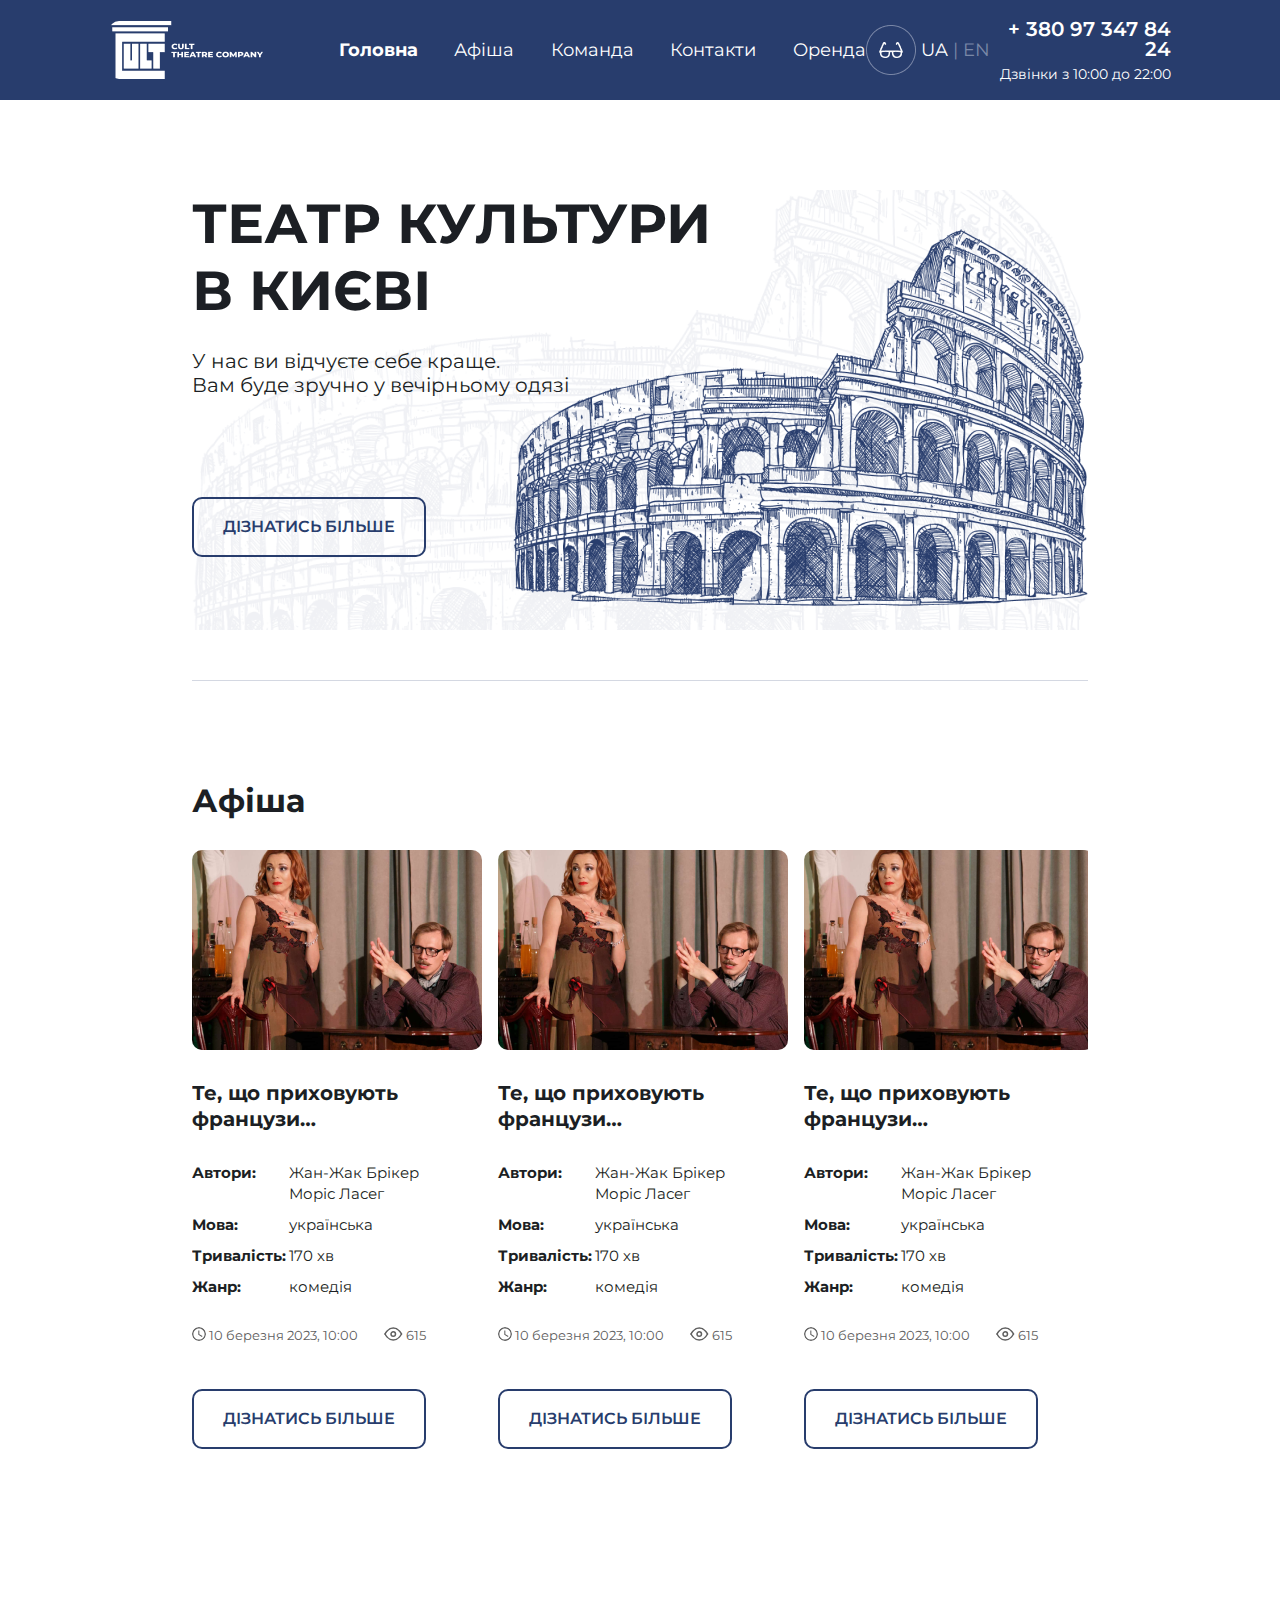
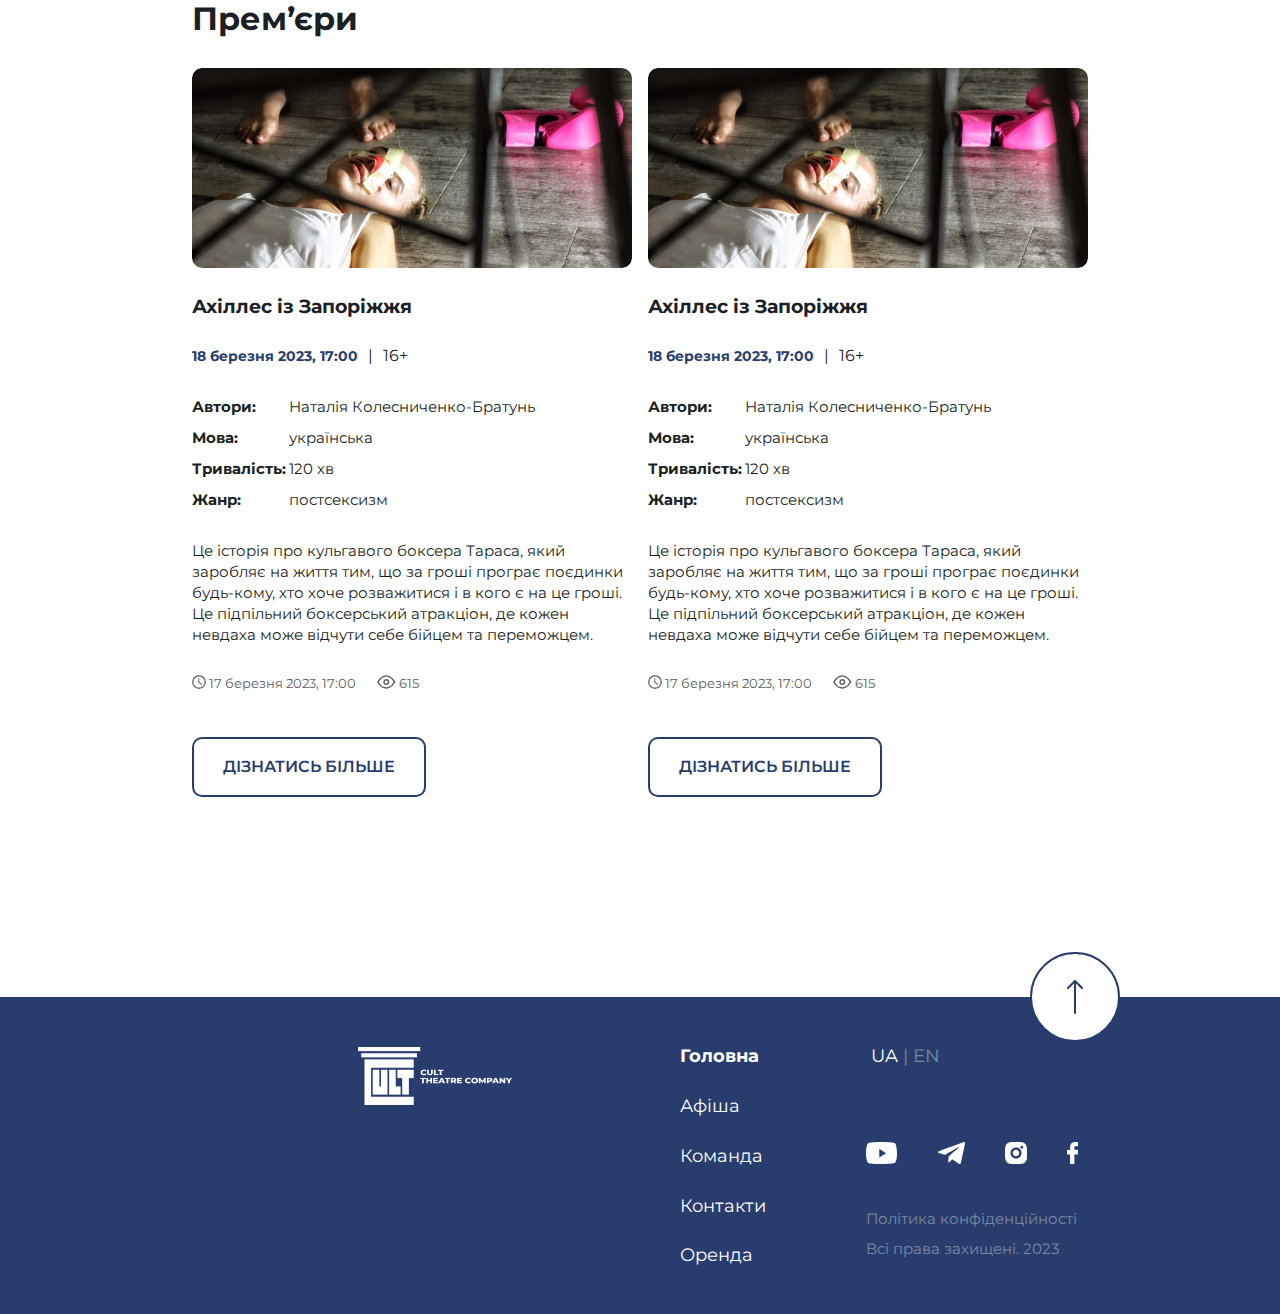
<file: index.html>
<!DOCTYPE html>
<html lang="ua">
  <head>
    <meta charset="UTF-8" />
    <meta http-equiv="X-UA-Compatible" content="IE=edge" />
    <meta name="viewport" content="width=device-width, initial-scale=1.0" />
    <link rel="preconnect" href="https://fonts.googleapis.com" />
    <link rel="preconnect" href="https://fonts.gstatic.com" crossorigin />
    <link
      href="https://fonts.googleapis.com/css2?family=Montserrat:wght@400;600;700&display=swap"
      rel="stylesheet"
    />
    <link rel="stylesheet" href="/styles/reset.css" />
    <link rel="stylesheet" href="/styles/styles.css" />
    <link rel="stylesheet" href="/styles/header.css" />
    <link rel="stylesheet" href="/styles/banners.css" />
    <link rel="stylesheet" href="/styles/footer.css" />
    <link rel="stylesheet" href="/styles/burger-menu.css" />
    <title>Cult</title>
  </head>
  <body>
    <!-- <div class="burger-menu-backdrop">
      <div class="burger-menu">
        <ul class="nav">
          <li><a href="/index.html" class="active">Головна</a></li>
          <li><a href="/performancePage.html">Афіша</a></li>
          <li><a href="/team.html">Команда</a></li>
          <li><a href="/contacts.html">Контакти</a></li>
          <li><a href="">Оренда</a></li>
        </ul>
        <div class="social-media">
          <img src="/assets/social-media/blue/yt.svg" />
          <img src="/assets/social-media/blue/tel.svg" />
          <img src="/assets/social-media/blue/insta.svg" />
          <img src="/assets/social-media/blue/face.svg" />
        </div>
      </div>
    </div> -->
    <header>
      <div class="header-container">
        <div class="logo-wrapper">
          <img src="/assets/Logo.png" alt="CULT_logo" />
        </div>

        <ul class="nav">
          <li><a href="/index.html" class="active">Головна</a></li>
          <li><a href="/performancePage.html">Афіша</a></li>
          <li><a href="/team.html">Команда</a></li>
          <li><a href="/contacts.html">Контакти</a></li>
          <li><a href="">Оренда</a></li>
        </ul>

        <img src="/assets/glasses.png" alt="glasses" class="glasses" />

        <div class="languages">
          <span class="chosen-language">UA</span>|<span>EN</span>
        </div>

        <div class="phone-block">
          <p class="phone">+ 380 97 347 84 24</p>
          <p class="time">Дзвінки з 10:00 до 22:00</p>
        </div>

        <img src="/assets/burger.svg" class="burger-button" />
      </div>
    </header>
    <main>
      <aside class="left banner">
        <h2 class="banner-title">Рекламний банер</h2>
        <p class="banner-text">
          Тут може бути реклама, або будь-яка інша інформація
        </p>
      </aside>
      <aside class="right banner">
        <div class="tweets-wrapper">
          <img src="/assets/tweets.png" />
        </div>
        <div class="social-media">
          <img src="/assets/social-media/blue/yt.svg" />
          <img src="/assets/social-media/blue/tel.svg" />
          <img src="/assets/social-media/blue/insta.svg" />
          <img src="/assets/social-media/blue/face.svg" />
        </div>
      </aside>

      <section class="page-container">
        <div class="container-topic">
          <h1 class="container-title">
            ТЕАТР КУЛЬТУРИ <br />
            В КИЄВІ
          </h1>
          <p class="container-description">
            У нас ви відчуєте себе краще. <br />Вам буде зручно у вечірньому
            одязі
          </p>
          <button class="main-button">Дізнатись більше</button>
        </div>

        <div class="container-block first">
          <h2 class="container-block-title">Афіша</h2>
          <div class="block-content">
            <div class="poster card">
              <img
                src="/assets/performances/franc.png"
                alt="poster"
                class="poster-thumbnail"
              />
              <div class="poster-info">
                <h3 class="poster-title">Те, що приховують французи…</h3>
                <ul class="description-tags">
                  <li>
                    <span class="tag-title"><strong>Автори:</strong></span>
                    <span class="tag-content">Жан-Жак Брікер Моріс Ласег</span>
                  </li>
                  <li>
                    <span class="tag-title"><strong>Мова:</strong></span>
                    <span class="tag-content">українська</span>
                  </li>
                  <li>
                    <span class="tag-title"><strong>Тривалість:</strong></span>
                    <span class="tag-content">170 хв</span>
                  </li>
                  <li>
                    <span class="tag-title"><strong>Жанр:</strong></span>
                    <span class="tag-content">комедія</span>
                  </li>
                </ul>

                <div class="date-views">
                  <div class="date">
                    <img src="/assets/clock.svg" />
                    <span>10 березня 2023, 10:00</span>
                  </div>
                  <div class="views">
                    <img src="/assets/eye.svg" />
                    <span>615</span>
                  </div>
                </div>
                <button class="main-button">Дізнатись більше</button>
              </div>
            </div>
            <div class="poster card">
              <img
                src="/assets/performances/franc.png"
                alt="poster"
                class="poster-thumbnail"
              />
              <div class="poster-info">
                <h3 class="poster-title">Те, що приховують французи…</h3>
                <ul class="description-tags">
                  <li>
                    <span class="tag-title"><strong>Автори:</strong></span>
                    <span class="tag-content">Жан-Жак Брікер Моріс Ласег</span>
                  </li>
                  <li>
                    <span class="tag-title"><strong>Мова:</strong></span>
                    <span class="tag-content">українська</span>
                  </li>
                  <li>
                    <span class="tag-title"><strong>Тривалість:</strong></span>
                    <span class="tag-content">170 хв</span>
                  </li>
                  <li>
                    <span class="tag-title"><strong>Жанр:</strong></span>
                    <span class="tag-content">комедія</span>
                  </li>
                </ul>

                <div class="date-views">
                  <div class="date">
                    <img src="/assets/clock.svg" />
                    <span>10 березня 2023, 10:00</span>
                  </div>
                  <div class="views">
                    <img src="/assets/eye.svg" />
                    <span>615</span>
                  </div>
                </div>
                <button class="main-button">Дізнатись більше</button>
              </div>
            </div>
            <div class="poster card">
              <img
                src="/assets/performances/franc.png"
                alt="poster"
                class="poster-thumbnail"
              />
              <div class="poster-info">
                <h3 class="poster-title">Те, що приховують французи…</h3>
                <ul class="description-tags">
                  <li>
                    <span class="tag-title"><strong>Автори:</strong></span>
                    <span class="tag-content">Жан-Жак Брікер Моріс Ласег</span>
                  </li>
                  <li>
                    <span class="tag-title"><strong>Мова:</strong></span>
                    <span class="tag-content">українська</span>
                  </li>
                  <li>
                    <span class="tag-title"><strong>Тривалість:</strong></span>
                    <span class="tag-content">170 хв</span>
                  </li>
                  <li>
                    <span class="tag-title"><strong>Жанр:</strong></span>
                    <span class="tag-content">комедія</span>
                  </li>
                </ul>

                <div class="date-views">
                  <div class="date">
                    <img src="/assets/clock.svg" />
                    <span>10 березня 2023, 10:00</span>
                  </div>
                  <div class="views">
                    <img src="/assets/eye.svg" />
                    <span>615</span>
                  </div>
                </div>
                <button class="main-button">Дізнатись більше</button>
              </div>
            </div>
            <div class="poster card">
              <img
                src="/assets/performances/franc.png"
                alt="poster"
                class="poster-thumbnail"
              />
              <div class="poster-info">
                <h3 class="poster-title">Те, що приховують французи…</h3>
                <ul class="description-tags">
                  <li>
                    <span class="tag-title"><strong>Автори:</strong></span>
                    <span class="tag-content">Жан-Жак Брікер Моріс Ласег</span>
                  </li>
                  <li>
                    <span class="tag-title"><strong>Мова:</strong></span>
                    <span class="tag-content">українська</span>
                  </li>
                  <li>
                    <span class="tag-title"><strong>Тривалість:</strong></span>
                    <span class="tag-content">170 хв</span>
                  </li>
                  <li>
                    <span class="tag-title"><strong>Жанр:</strong></span>
                    <span class="tag-content">комедія</span>
                  </li>
                </ul>

                <div class="date-views">
                  <div class="date">
                    <img src="/assets/clock.svg" />
                    <span>10 березня 2023, 10:00</span>
                  </div>
                  <div class="views">
                    <img src="/assets/eye.svg" />
                    <span>615</span>
                  </div>
                </div>
                <button class="main-button">Дізнатись більше</button>
              </div>
            </div>
            <div class="poster card">
              <img
                src="/assets/performances/franc.png"
                alt="poster"
                class="poster-thumbnail"
              />
              <div class="poster-info">
                <h3 class="poster-title">Те, що приховують французи…</h3>
                <ul class="description-tags">
                  <li>
                    <span class="tag-title"><strong>Автори:</strong></span>
                    <span class="tag-content">Жан-Жак Брікер Моріс Ласег</span>
                  </li>
                  <li>
                    <span class="tag-title"><strong>Мова:</strong></span>
                    <span class="tag-content">українська</span>
                  </li>
                  <li>
                    <span class="tag-title"><strong>Тривалість:</strong></span>
                    <span class="tag-content">170 хв</span>
                  </li>
                  <li>
                    <span class="tag-title"><strong>Жанр:</strong></span>
                    <span class="tag-content">комедія</span>
                  </li>
                </ul>

                <div class="date-views">
                  <div class="date">
                    <img src="/assets/clock.svg" />
                    <span>10 березня 2023, 10:00</span>
                  </div>
                  <div class="views">
                    <img src="/assets/eye.svg" />
                    <span>615</span>
                  </div>
                </div>
                <button class="main-button">Дізнатись більше</button>
              </div>
            </div>
          </div>
        </div>

        <div class="container-block">
          <h2 class="container-block-title">Прем’єри</h2>
          <div class="block-content">
            <div class="premiere card">
              <img
                src="/assets/performances/ahilles.png"
                alt="premiere"
                class="premiere-thumbnail"
              />
              <div class="premiere-info">
                <h3 class="premiere-title">Ахіллес із Запоріжжя</h3>
                <div class="date-age">
                  <span class="premiere-date">18 березня 2023, 17:00 </span>
                  |<span class="age"> 16+</span>
                </div>
                <ul class="description-tags">
                  <li>
                    <span class="tag-title"><strong>Автори:</strong></span>
                    <span class="premiere-tag-content"
                      >Наталія Колесниченко-Братунь</span
                    >
                  </li>
                  <li>
                    <span class="tag-title"><strong>Мова:</strong></span>
                    <span class="premiere-tag-content">українська</span>
                  </li>
                  <li>
                    <span class="tag-title"><strong>Тривалість:</strong></span>
                    <span class="premiere-tag-content">120 хв</span>
                  </li>
                  <li>
                    <span class="tag-title"><strong>Жанр:</strong></span>
                    <span class="premiere-tag-content">постсексизм</span>
                  </li>
                </ul>

                <p class="premiere-description">
                  Це історія про кульгавого боксера Тараса, який заробляє на
                  життя тим, що за гроші програє поєдинки будь-кому, хто хоче
                  розважитися і в кого є на це гроші. Це підпільний боксерський
                  атракціон, де кожен невдаха може відчути себе бійцем та
                  переможцем.
                </p>

                <div class="date-views">
                  <div class="date">
                    <img src="/assets/clock.svg" />
                    <span>17 березня 2023, 17:00</span>
                  </div>
                  <div class="views">
                    <img src="/assets/eye.svg" />
                    <span>615</span>
                  </div>
                </div>
                <button class="main-button">Дізнатись більше</button>
              </div>
            </div>

            <div class="premiere card">
              <img
                src="/assets/performances/ahilles.png"
                alt="premiere"
                class="premiere-thumbnail"
              />
              <div class="premiere-info">
                <h3 class="premiere-title">Ахіллес із Запоріжжя</h3>
                <div class="date-age">
                  <span class="premiere-date">18 березня 2023, 17:00 </span>
                  |<span class="age"> 16+</span>
                </div>
                <ul class="description-tags">
                  <li>
                    <span class="tag-title"><strong>Автори:</strong></span>
                    <span class="premiere-tag-content"
                      >Наталія Колесниченко-Братунь</span
                    >
                  </li>
                  <li>
                    <span class="tag-title"><strong>Мова:</strong></span>
                    <span class="premiere-tag-content">українська</span>
                  </li>
                  <li>
                    <span class="tag-title"><strong>Тривалість:</strong></span>
                    <span class="premiere-tag-content">120 хв</span>
                  </li>
                  <li>
                    <span class="tag-title"><strong>Жанр:</strong></span>
                    <span class="premiere-tag-content">постсексизм</span>
                  </li>
                </ul>

                <p class="premiere-description">
                  Це історія про кульгавого боксера Тараса, який заробляє на
                  життя тим, що за гроші програє поєдинки будь-кому, хто хоче
                  розважитися і в кого є на це гроші. Це підпільний боксерський
                  атракціон, де кожен невдаха може відчути себе бійцем та
                  переможцем.
                </p>

                <div class="date-views">
                  <div class="date">
                    <img src="/assets/clock.svg" />
                    <span>17 березня 2023, 17:00</span>
                  </div>
                  <div class="views">
                    <img src="/assets/eye.svg" />
                    <span>615</span>
                  </div>
                </div>
                <button class="main-button">Дізнатись більше</button>
              </div>
            </div>
          </div>
        </div>
      </section>
    </main>
    <footer>
      <img src="/assets/scroll.svg" class="scroll-button" />
      <div class="footer-container">
        <div class="first-adaptive-column">
          <div class="logo-wrapper">
            <img src="/assets/Logo.png" alt="CULT_logo" />
          </div>

          <ul class="nav">
            <li><a href="" class="active">Головна</a></li>
            <li><a href="">Афіша</a></li>
            <li><a href="">Команда</a></li>
            <li><a href="">Контакти</a></li>
            <li><a href="">Оренда</a></li>
          </ul>
        </div>
        <div class="other">
          <div class="phone-block">
            <p class="phone">+ 380 97 347 84 24</p>
            <p class="time">Дзвінки з 10:00 до 22:00</p>
          </div>

          <div class="languages">
            <span class="chosen-language">UA</span>|<span>EN</span>
          </div>

          <div class="social-media">
            <img src="/assets/social-media/white/yt.svg" />
            <img src="/assets/social-media/white/tel.svg" />
            <img src="/assets/social-media/white/insta.svg" />
            <img src="/assets/social-media/white/face.svg" />
          </div>

          <p class="privacy">
            Політика конфіденційності <br />
            Всі права захищені. 2023
          </p>
        </div>
      </div>
    </footer>
  </body>
</html>
</file>
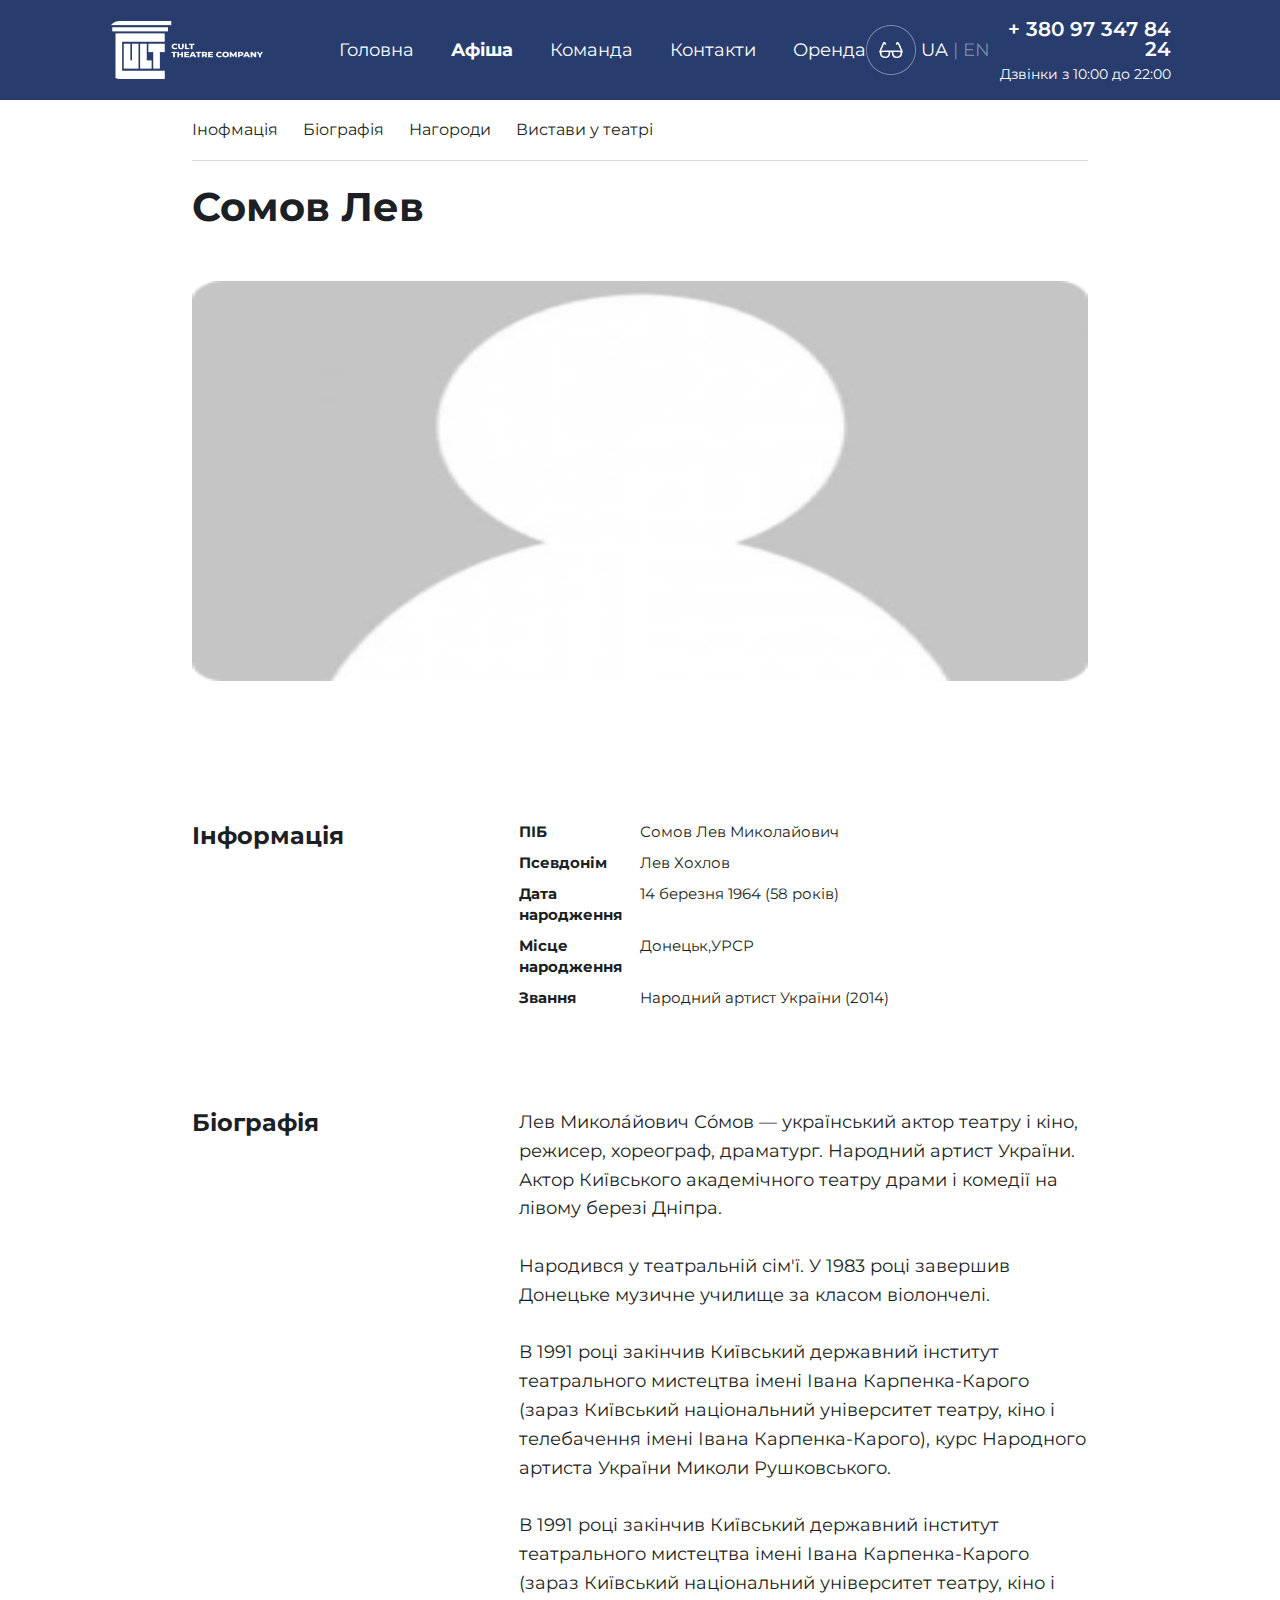
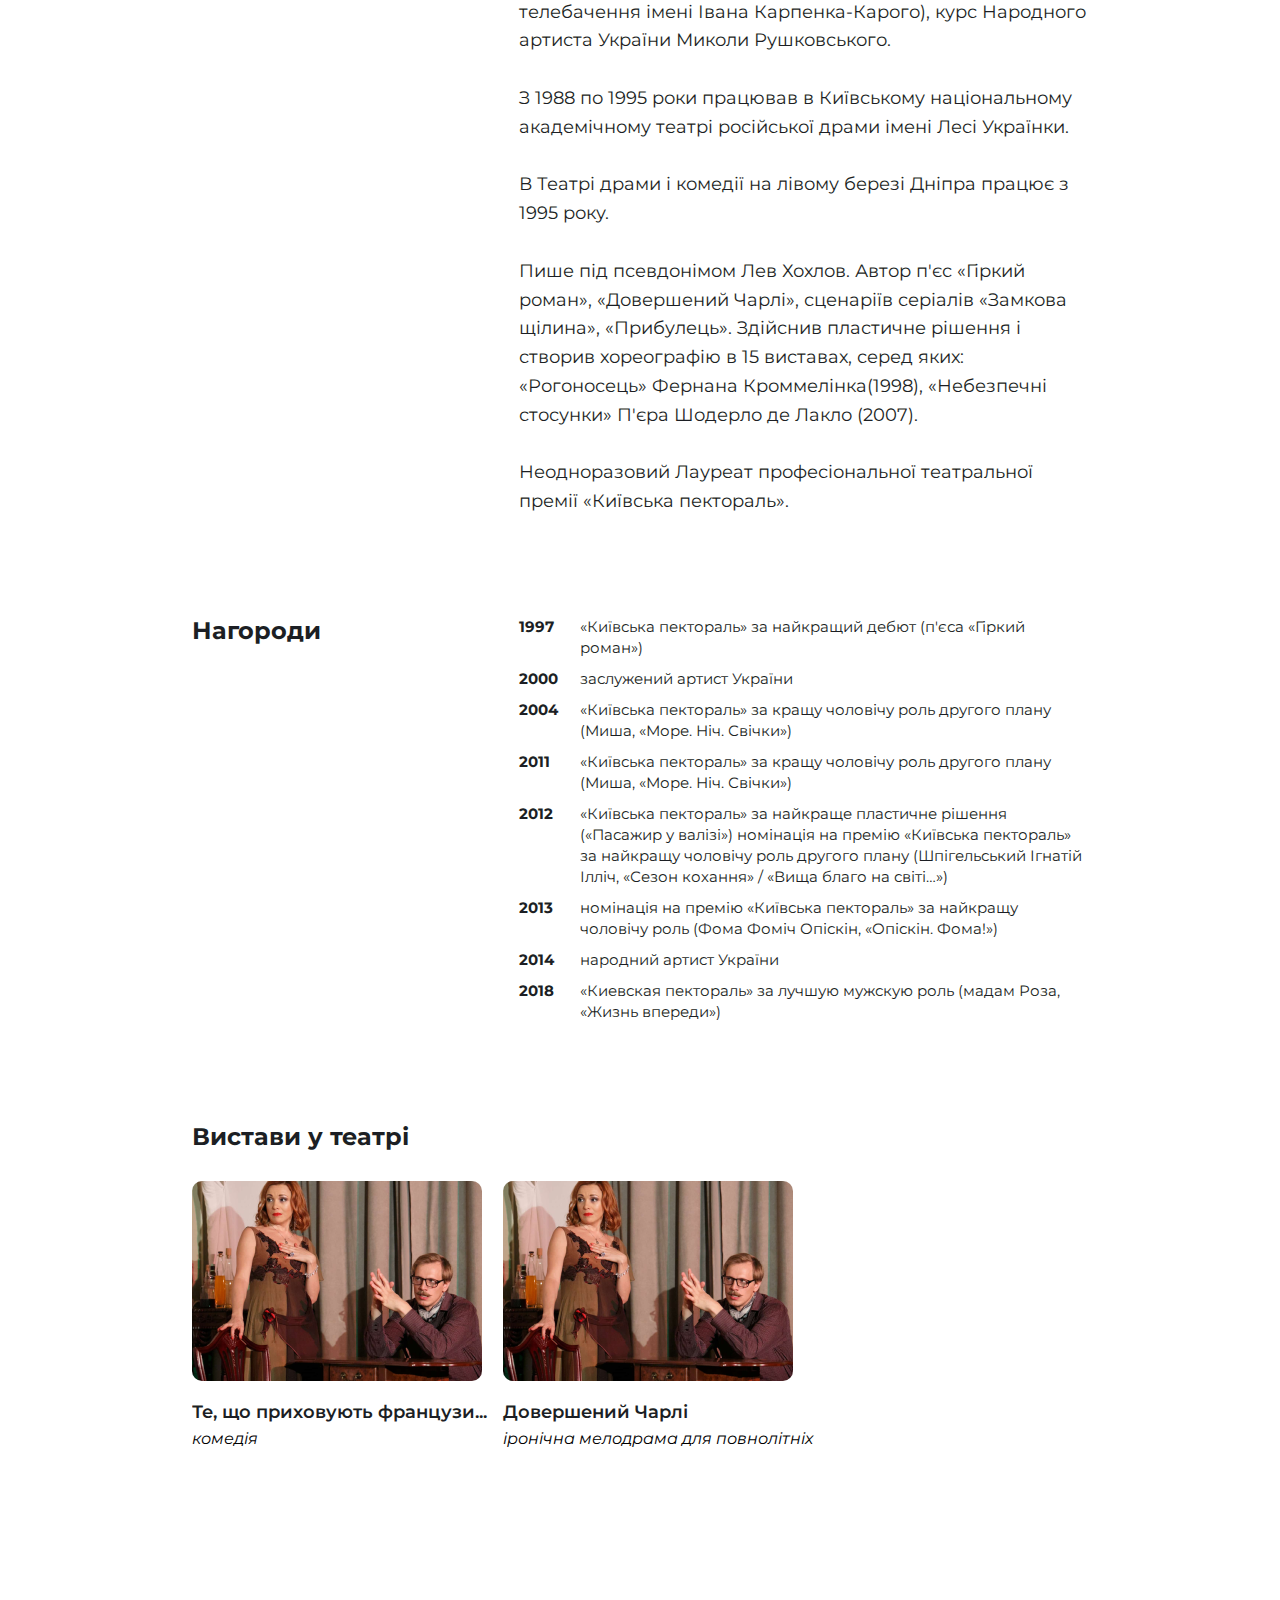
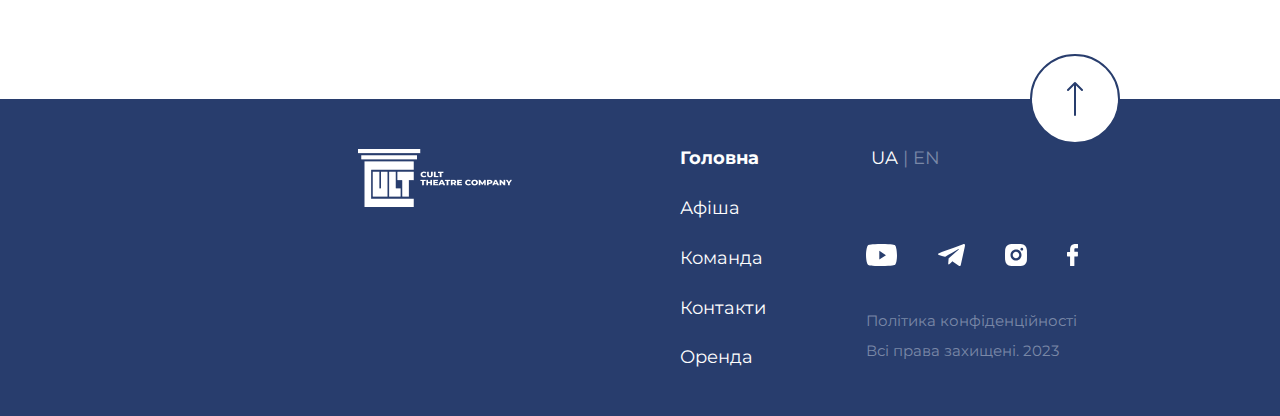
<file: actor.html>
<!DOCTYPE html>
<html lang="ua">
  <head>
    <meta charset="UTF-8" />
    <meta http-equiv="X-UA-Compatible" content="IE=edge" />
    <meta name="viewport" content="width=device-width, initial-scale=1.0" />
    <link rel="preconnect" href="https://fonts.googleapis.com" />
    <link rel="preconnect" href="https://fonts.gstatic.com" crossorigin />
    <link
      href="https://fonts.googleapis.com/css2?family=Montserrat:wght@400;600;700&display=swap"
      rel="stylesheet"
    />
    <link rel="stylesheet" href="/styles/reset.css" />
    <link rel="stylesheet" href="/styles/styles.css" />
    <link rel="stylesheet" href="/styles/header.css" />
    <link rel="stylesheet" href="/styles/banners.css" />
    <link rel="stylesheet" href="/styles/footer.css" />
    <link rel="stylesheet" href="/styles/performance.css" />
    <link rel="stylesheet" href="/styles/actors.css" />
    <link rel="stylesheet" href="/styles/actor.css" />

    <title>Cult</title>
  </head>
  <body>
    <header>
      <div class="header-container">
        <div class="logo-wrapper">
          <img src="/assets/Logo.png" alt="CULT_logo" />
        </div>

        <ul class="nav">
          <li><a href="/index.html">Головна</a></li>
          <li><a href="" class="active">Афіша</a></li>
          <li><a href="">Команда</a></li>
          <li><a href="">Контакти</a></li>
          <li><a href="">Оренда</a></li>
        </ul>

        <img src="/assets/glasses.png" alt="glasses" class="glasses" />

        <div class="languages">
          <span class="chosen-language">UA</span>|<span>EN</span>
        </div>

        <div class="phone-block">
          <p class="phone">+ 380 97 347 84 24</p>
          <p class="time">Дзвінки з 10:00 до 22:00</p>
        </div>
      </div>
    </header>
    <main>
      <aside class="left banner">
        <h2 class="banner-title">Рекламний банер</h2>
        <p class="banner-text">
          Тут може бути реклама, або будь-яка інша інформація
        </p>
      </aside>
      <aside class="right banner">
        <div class="tweets-wrapper">
          <img src="/assets/tweets.png" />
        </div>
        <div class="social-media">
          <img src="/assets/social-media/blue/yt.svg" />
          <img src="/assets/social-media/blue/tel.svg" />
          <img src="/assets/social-media/blue/insta.svg" />
          <img src="/assets/social-media/blue/face.svg" />
        </div>
      </aside>

      <section class="page-container">
        <ul class="secondary-nav">
          <li><a href="#information">Інофмація</a></li>
          <li><a href="#biography">Біографія</a></li>
          <li><a href="#rewards">Нагороди</a></li>
          <li><a href="#performances">Вистави у театрі</a></li>
        </ul>

        <div class="performance-topic">
          <h1 class="performance-title">Сомов Лев</h1>
          <img
            src="/assets/actors/ActorPhoto.png"
            class="performance-thumbnail"
          />
        </div>

        <div class="performance-content-block">
          <ul class="more-info">
            <li class="more-info-tag">
              <h4 class="more-info-title" id="information">Інформація</h4>
              <ul class="description-tags">
                <li>
                  <span class="tag-title"><strong>ПІБ</strong></span>
                  <span class="premiere-tag-content bio"
                    >Сомов Лев Миколайович</span
                  >
                </li>
                <li>
                  <span class="tag-title"><strong>Псевдонім</strong></span>
                  <span class="premiere-tag-content bio">Лев Хохлов</span>
                </li>
                <li>
                  <span class="tag-title"
                    ><strong>Дата народження</strong></span
                  >
                  <span class="premiere-tag-content bio"
                    >14 березня 1964 (58 років)</span
                  >
                </li>
                <li>
                  <span class="tag-title"
                    ><strong>Місце народження</strong></span
                  >
                  <span class="premiere-tag-content bio">Донецьк,УРСР</span>
                </li>
                <li>
                  <span class="tag-title"><strong>Звання</strong></span>
                  <span class="premiere-tag-content bio"
                    >Народний артист України (2014)</span
                  >
                </li>
              </ul>
            </li>
            <li class="more-info-tag">
              <h4 class="more-info-title" id="biography">Біографія</h4>
              <p>
                Лев Микола́йович Со́мов — український актор театру і кіно,
                режисер, хореограф, драматург. Народний артист України. Актор
                Київського академічного театру драми і комедії на лівому березі
                Дніпра.
                <br /><br />
                Народився у театральній сім'ї. У 1983 році завершив Донецьке
                музичне училище за класом віолончелі.
                <br /><br />
                В 1991 році закінчив Київський державний інститут театрального
                мистецтва імені Івана Карпенка-Карого (зараз Київський
                національний університет театру, кіно і телебачення імені Івана
                Карпенка-Карого), курс Народного артиста України Миколи
                Рушковського.
                <br /><br />
                В 1991 році закінчив Київський державний інститут театрального
                мистецтва імені Івана Карпенка-Карого (зараз Київський
                національний університет театру, кіно і телебачення імені Івана
                Карпенка-Карого), курс Народного артиста України Миколи
                Рушковського.
                <br /><br />
                З 1988 по 1995 роки працював в Київському національному
                академічному театрі російської драми імені Лесі Українки.
                <br /><br />
                В Театрі драми і комедії на лівому березі Дніпра працює з 1995
                року.
                <br /><br />
                Пише під псевдонімом Лев Хохлов. Автор п'єс «Гіркий роман»,
                «Довершений Чарлі», сценаріїв серіалів «Замкова щілина»,
                «Прибулець». Здійснив пластичне рішення і створив хореографію в
                15 виставах, серед яких: «Рогоносець» Фернана Кроммелінка(1998),
                «Небезпечні стосунки» П'єра Шодерло де Лакло (2007).
                <br /><br />
                Неодноразовий Лауреат професіональної театральної премії
                «Київська пектораль».
              </p>
            </li>
            <li class="more-info-tag">
              <h4 class="more-info-title" id="rewards">Нагороди</h4>
              <ul class="description-tags">
                <li>
                  <span class="tag-title"><strong>1997</strong></span>
                  <span class="premiere-tag-content"
                    >«Київська пектораль» за найкращий дебют (п'єса «Гіркий
                    роман»)</span
                  >
                </li>
                <li>
                  <span class="tag-title"><strong>2000</strong></span>
                  <span class="premiere-tag-content"
                    >заслужений артист України</span
                  >
                </li>
                <li>
                  <span class="tag-title"><strong>2004</strong></span>
                  <span class="premiere-tag-content"
                    >«Київська пектораль» за кращу чоловічу роль другого плану
                    (Миша, «Море. Ніч. Свічки»)</span
                  >
                </li>
                <li>
                  <span class="tag-title"><strong>2011</strong></span>
                  <span class="premiere-tag-content"
                    >«Київська пектораль» за кращу чоловічу роль другого плану
                    (Миша, «Море. Ніч. Свічки»)</span
                  >
                </li>
                <li>
                  <span class="tag-title"><strong>2012</strong></span>
                  <span class="premiere-tag-content"
                    >«Київська пектораль» за найкраще пластичне рішення
                    («Пасажир у валізі») номінація на премію «Київська
                    пектораль» за найкращу чоловічу роль другого плану
                    (Шпігельський Ігнатій Ілліч, «Сезон кохання» / «Вища благо
                    на світі…»)</span
                  >
                </li>
                <li>
                  <span class="tag-title"><strong>2013</strong></span>
                  <span class="premiere-tag-content"
                    >номінація на премію «Київська пектораль» за найкращу
                    чоловічу роль (Фома Фоміч Опіскін, «Опіскін. Фома!»)</span
                  >
                </li>
                <li>
                  <span class="tag-title"><strong>2014</strong></span>
                  <span class="premiere-tag-content"
                    >народний артист України</span
                  >
                </li>
                <li>
                  <span class="tag-title"><strong>2018</strong></span>
                  <span class="premiere-tag-content"
                    >«Киевская пектораль» за лучшую мужскую роль (мадам Роза,
                    «Жизнь впереди»)</span
                  >
                </li>
              </ul>
            </li>
          </ul>
        </div>

        <div class="performance-content-block">
          <h4 class="more-info-title" id="performances">Вистави у театрі</h4>
          <div class="block-content">
            <div class="actor-card">
              <img src="/assets/performances/franc.png" class="actor-photo" />
              <h5 class="actor-name">Те, що приховують французи...</h5>
              <p class="actor-position">комедія</p>
            </div>
            <div class="actor-card">
              <img src="/assets/performances/franc.png" class="actor-photo" />
              <h5 class="actor-name">Довершений Чарлі</h5>
              <p class="actor-position">іронічна мелодрама для повнолітніх</p>
            </div>
          </div>
        </div>
      </section>
    </main>
    <footer>
      <img src="/assets/scroll.svg" class="scroll-button" />
      <div class="footer-container">
        <div class="first-adaptive-column">
          <div class="logo-wrapper">
            <img src="/assets/Logo.png" alt="CULT_logo" />
          </div>

          <ul class="nav">
            <li><a href="" class="active">Головна</a></li>
            <li><a href="">Афіша</a></li>
            <li><a href="">Команда</a></li>
            <li><a href="">Контакти</a></li>
            <li><a href="">Оренда</a></li>
          </ul>
        </div>
        <div class="other">
          <div class="phone-block">
            <p class="phone">+ 380 97 347 84 24</p>
            <p class="time">Дзвінки з 10:00 до 22:00</p>
          </div>

          <div class="languages">
            <span class="chosen-language">UA</span>|<span>EN</span>
          </div>

          <div class="social-media">
            <img src="/assets/social-media/white/yt.svg" />
            <img src="/assets/social-media/white/tel.svg" />
            <img src="/assets/social-media/white/insta.svg" />
            <img src="/assets/social-media/white/face.svg" />
          </div>

          <p class="privacy">
            Політика конфіденційності <br />
            Всі права захищені. 2023
          </p>
        </div>
      </div>
    </footer>
  </body>
</html>
</file>
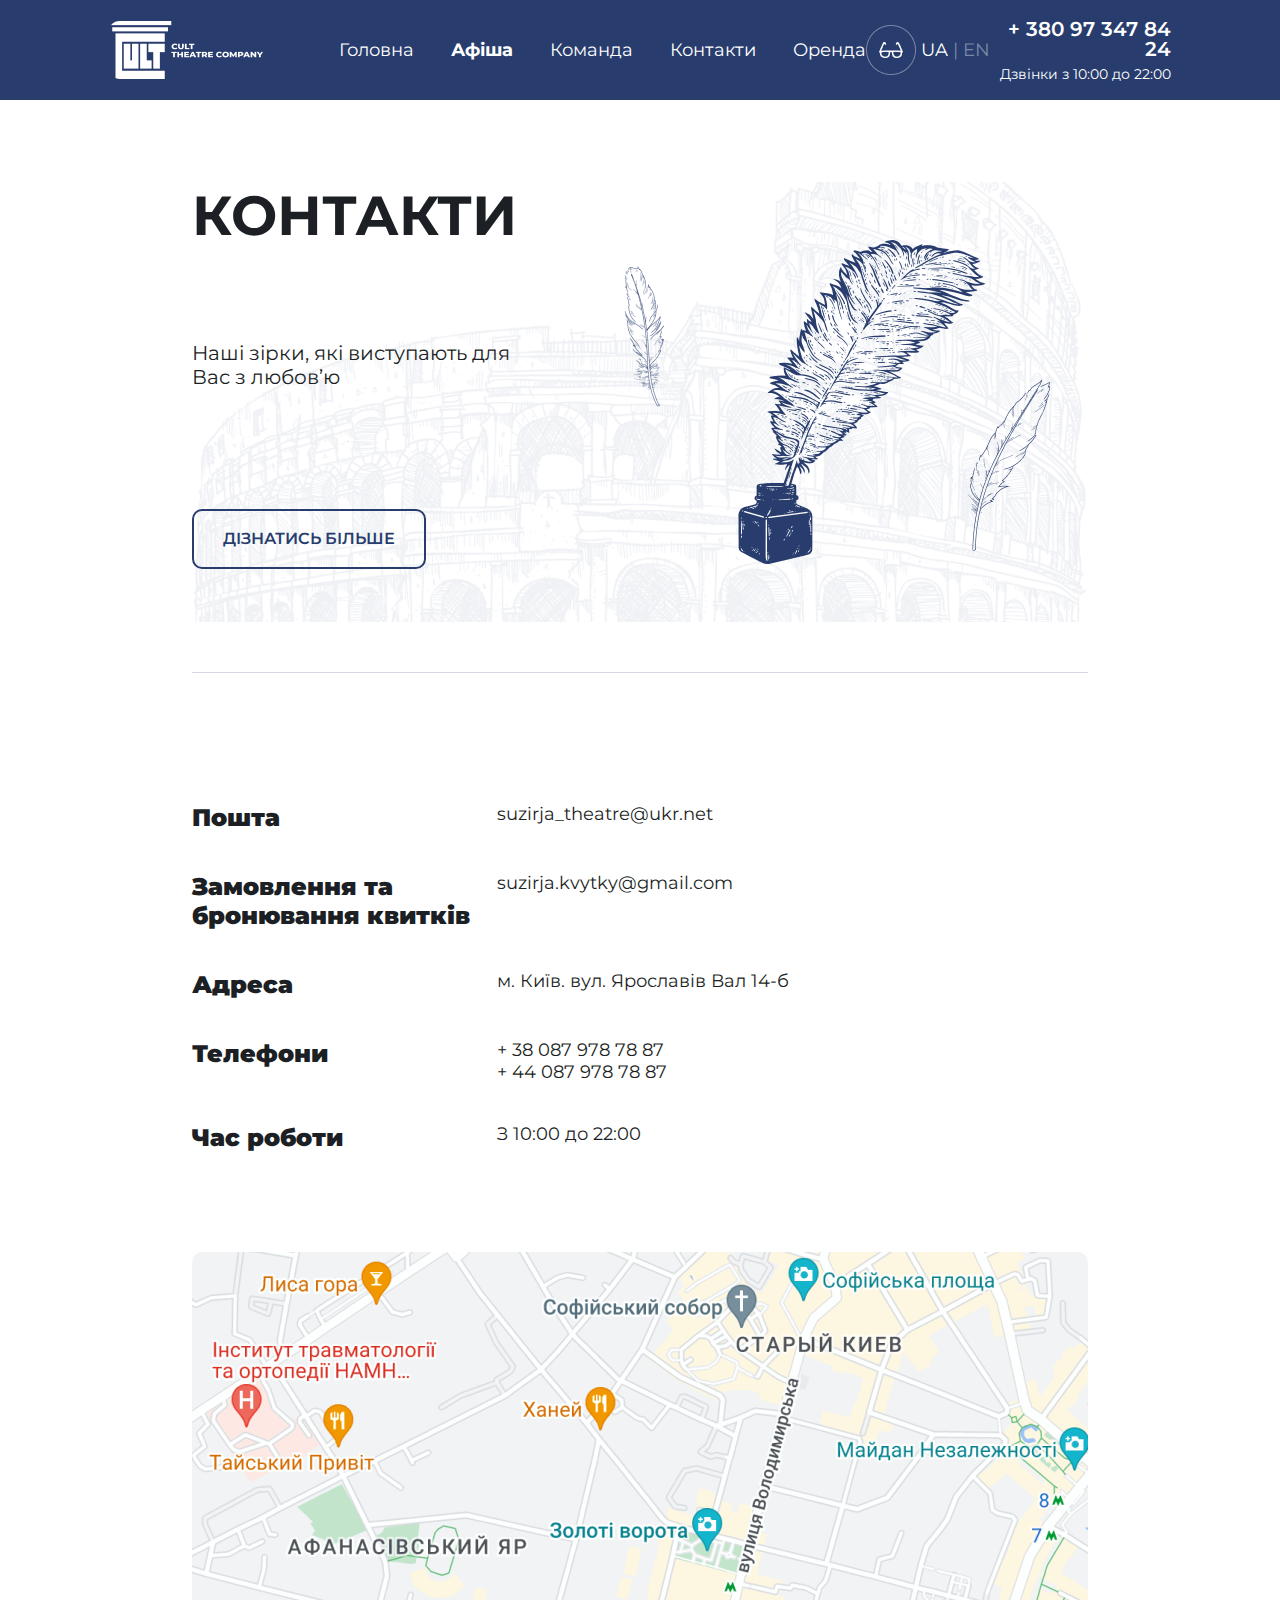
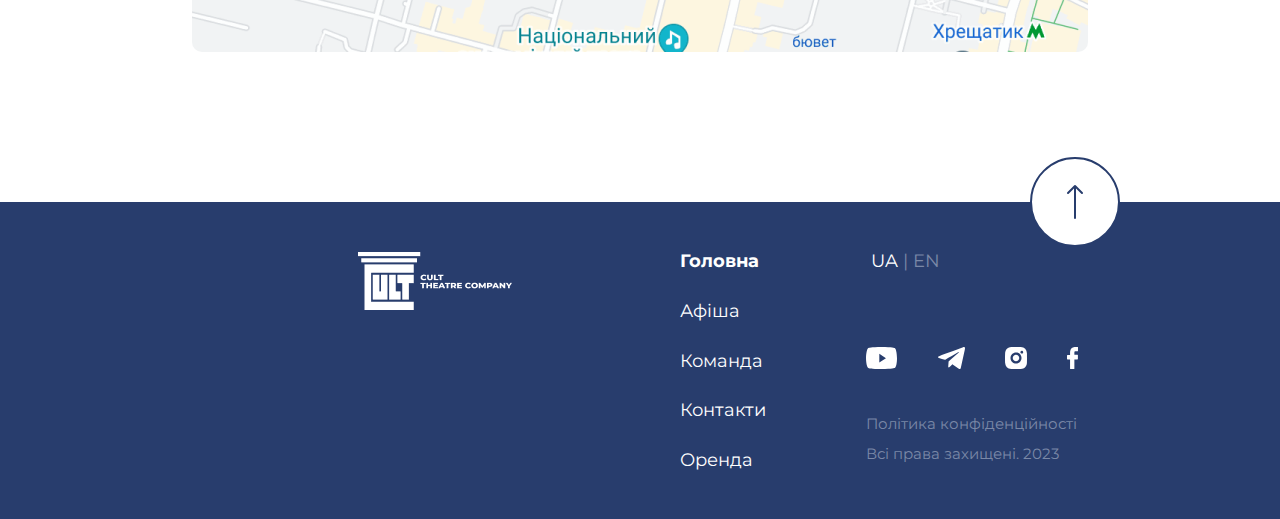
<file: contacts.html>
<!DOCTYPE html>
<html lang="ua">
  <head>
    <meta charset="UTF-8" />
    <meta http-equiv="X-UA-Compatible" content="IE=edge" />
    <meta name="viewport" content="width=device-width, initial-scale=1.0" />
    <link rel="preconnect" href="https://fonts.googleapis.com" />
    <link rel="preconnect" href="https://fonts.gstatic.com" crossorigin />
    <link
      href="https://fonts.googleapis.com/css2?family=Montserrat:wght@400;600;700&display=swap"
      rel="stylesheet"
    />
    <link rel="stylesheet" href="/styles/reset.css" />
    <link rel="stylesheet" href="/styles/styles.css" />
    <link rel="stylesheet" href="/styles/header.css" />
    <link rel="stylesheet" href="/styles/banners.css" />
    <link rel="stylesheet" href="/styles/footer.css" />
    <link rel="stylesheet" href="/styles/performance.css" />
    <link rel="stylesheet" href="/styles/contacts.css" />

    <title>Cult</title>
  </head>
  <body>
    <header>
      <div class="header-container">
        <div class="logo-wrapper">
          <img src="/assets/Logo.png" alt="CULT_logo" />
        </div>

        <ul class="nav">
          <li><a href="/index.html">Головна</a></li>
          <li><a href="" class="active">Афіша</a></li>
          <li><a href="">Команда</a></li>
          <li><a href="">Контакти</a></li>
          <li><a href="">Оренда</a></li>
        </ul>

        <img src="/assets/glasses.png" alt="glasses" class="glasses" />

        <div class="languages">
          <span class="chosen-language">UA</span>|<span>EN</span>
        </div>

        <div class="phone-block">
          <p class="phone">+ 380 97 347 84 24</p>
          <p class="time">Дзвінки з 10:00 до 22:00</p>
        </div>
      </div>
    </header>
    <main>
      <aside class="left banner">
        <h2 class="banner-title">Рекламний банер</h2>
        <p class="banner-text">
          Тут може бути реклама, або будь-яка інша інформація
        </p>
      </aside>
      <aside class="right banner">
        <div class="tweets-wrapper">
          <img src="/assets/tweets.png" />
        </div>
        <div class="social-media">
          <img src="/assets/social-media/blue/yt.svg" />
          <img src="/assets/social-media/blue/tel.svg" />
          <img src="/assets/social-media/blue/insta.svg" />
          <img src="/assets/social-media/blue/face.svg" />
        </div>
      </aside>

      <section class="page-container">
        <div class="container-topic">
          <h1 class="container-title">Контакти</h1>
          <p class="container-description">
            Наші зірки, які виступають для <br />
            Вас з любов’ю
          </p>
          <button class="main-button">Дізнатись більше</button>
        </div>

        <ul class="description-tags">
          <li>
            <span class="tag-title"><strong>Пошта</strong></span>
            <span class="premiere-tag-content">suzirja_theatre@ukr.net</span>
          </li>
          <li>
            <span class="tag-title"
              ><strong
                >Замовлення та <br />
                бронювання квитків</strong
              ></span
            >
            <span class="premiere-tag-content">suzirja.kvytky@gmail.com</span>
          </li>
          <li>
            <span class="tag-title"><strong>Адреса</strong></span>
            <span class="premiere-tag-content"
              >м. Київ. вул. Ярославів Вал 14-б</span
            >
          </li>
          <li>
            <span class="tag-title"><strong>Телефони</strong></span>
            <span class="premiere-tag-content"
              >+ 38 087 978 78 87 <br />
              + 44 087 978 78 87</span
            >
          </li>
          <li>
            <span class="tag-title"><strong>Час роботи</strong></span>
            <span class="premiere-tag-content">З 10:00 до 22:00</span>
          </li>
        </ul>

        <img src="/assets/map.png" alt="map" class="map" />
      </section>
    </main>
    <footer>
      <img src="/assets/scroll.svg" class="scroll-button" />
      <div class="footer-container">
        <div class="first-adaptive-column">
          <div class="logo-wrapper">
            <img src="/assets/Logo.png" alt="CULT_logo" />
          </div>

          <ul class="nav">
            <li><a href="" class="active">Головна</a></li>
            <li><a href="">Афіша</a></li>
            <li><a href="">Команда</a></li>
            <li><a href="">Контакти</a></li>
            <li><a href="">Оренда</a></li>
          </ul>
        </div>
        <div class="other">
          <div class="phone-block">
            <p class="phone">+ 380 97 347 84 24</p>
            <p class="time">Дзвінки з 10:00 до 22:00</p>
          </div>

          <div class="languages">
            <span class="chosen-language">UA</span>|<span>EN</span>
          </div>

          <div class="social-media">
            <img src="/assets/social-media/white/yt.svg" />
            <img src="/assets/social-media/white/tel.svg" />
            <img src="/assets/social-media/white/insta.svg" />
            <img src="/assets/social-media/white/face.svg" />
          </div>

          <p class="privacy">
            Політика конфіденційності <br />
            Всі права захищені. 2023
          </p>
        </div>
      </div>
    </footer>
  </body>
</html>
</file>
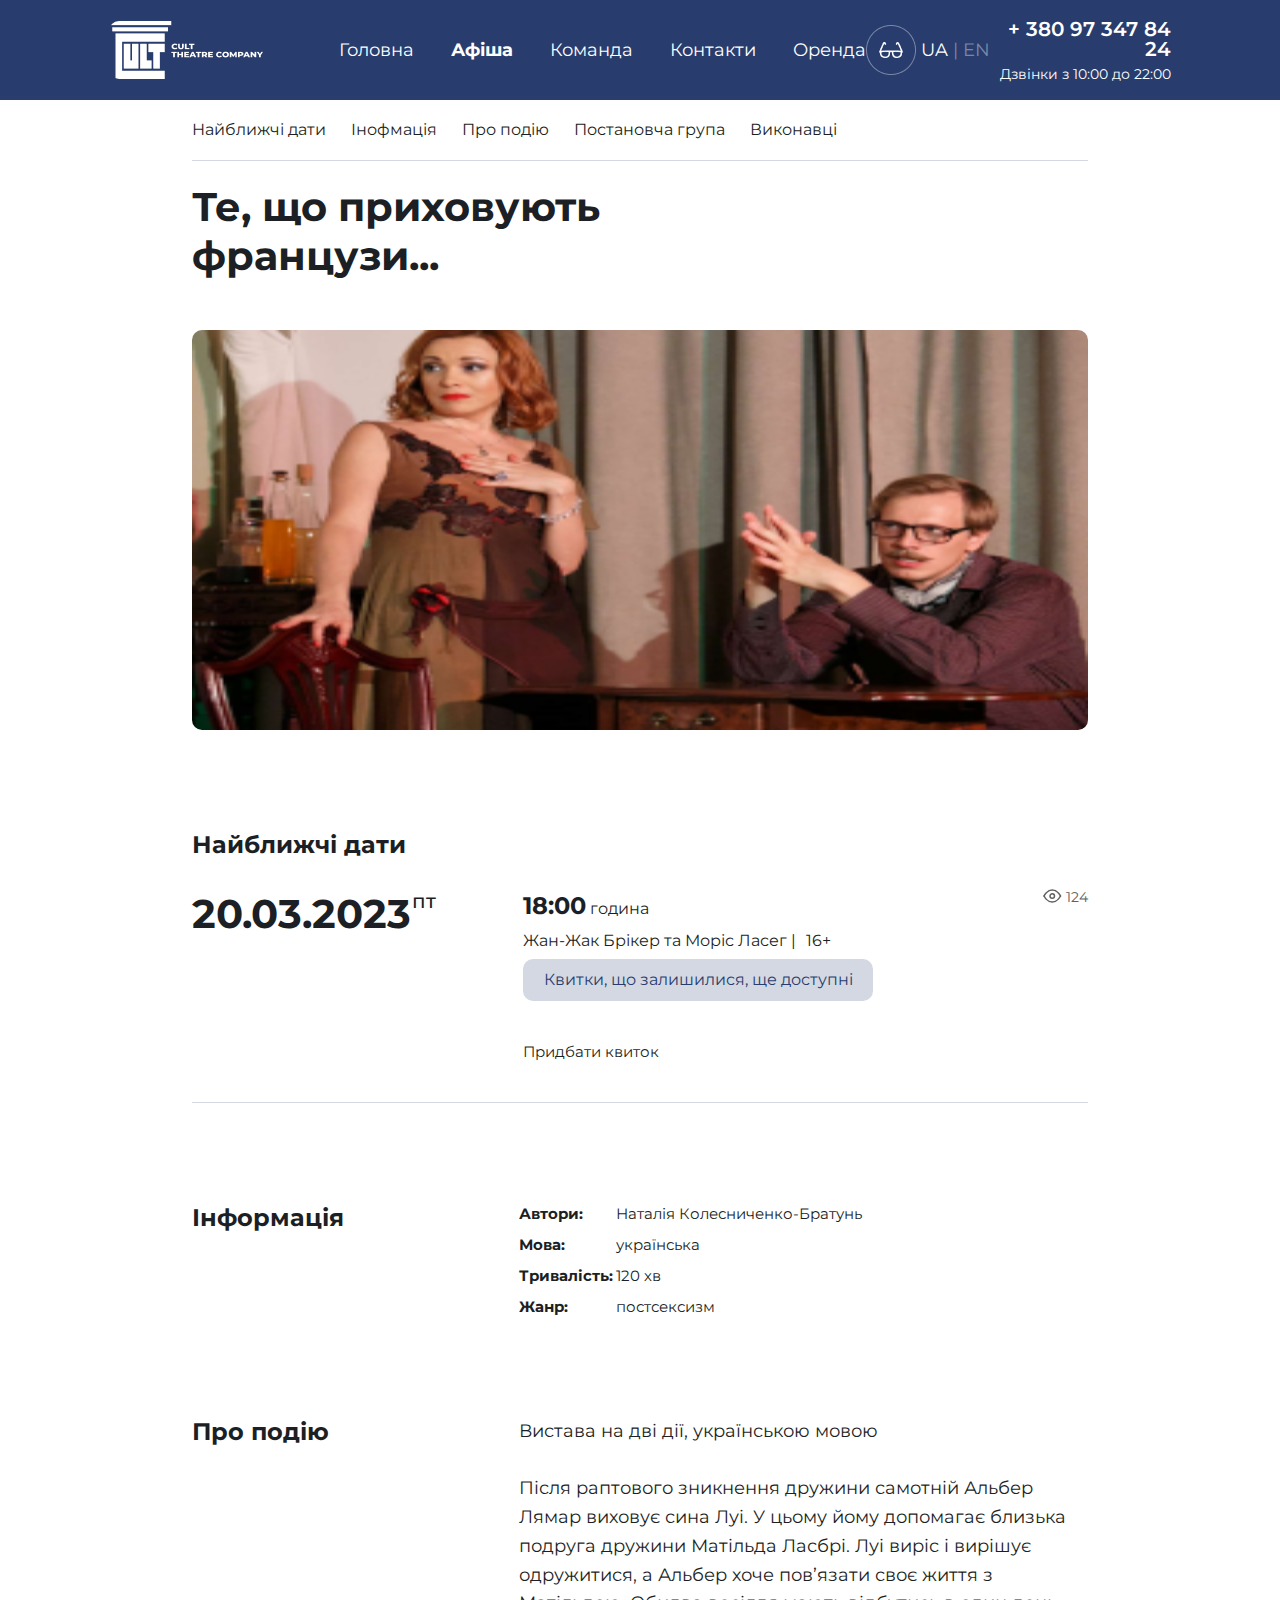
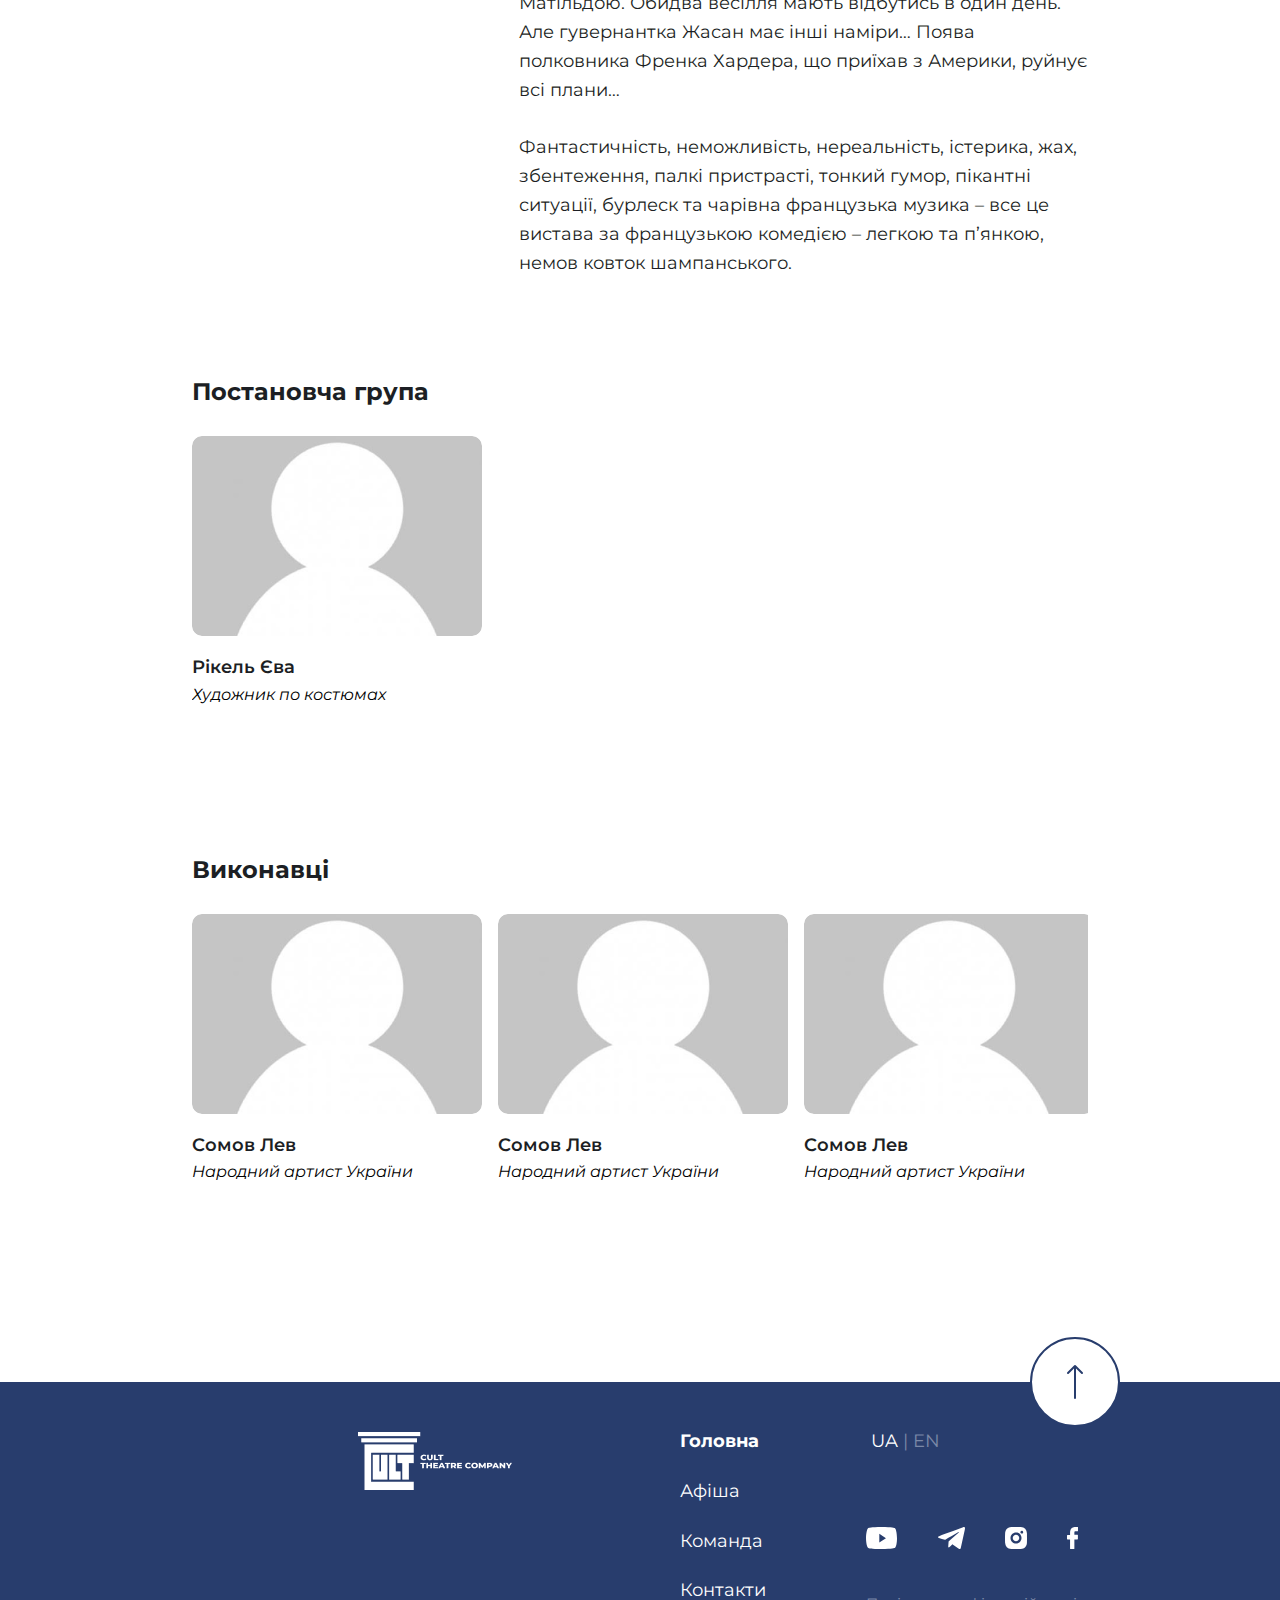
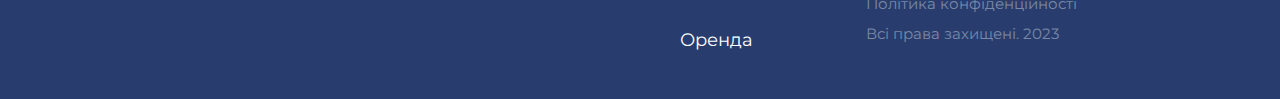
<file: performancePage.html>
<!DOCTYPE html>
<html lang="ua">
  <head>
    <meta charset="UTF-8" />
    <meta http-equiv="X-UA-Compatible" content="IE=edge" />
    <meta name="viewport" content="width=device-width, initial-scale=1.0" />
    <link rel="preconnect" href="https://fonts.googleapis.com" />
    <link rel="preconnect" href="https://fonts.gstatic.com" crossorigin />
    <link
      href="https://fonts.googleapis.com/css2?family=Montserrat:wght@400;600;700&display=swap"
      rel="stylesheet"
    />
    <link rel="stylesheet" href="/styles/reset.css" />
    <link rel="stylesheet" href="/styles/styles.css" />
    <link rel="stylesheet" href="/styles/header.css" />
    <link rel="stylesheet" href="/styles/banners.css" />
    <link rel="stylesheet" href="/styles/footer.css" />
    <link rel="stylesheet" href="/styles/performance.css" />
    <link rel="stylesheet" href="/styles/actors.css">
    <title>Cult</title>
  </head>
  <body>
    <header>
      <div class="header-container">
        <div class="logo-wrapper">
          <img src="/assets/Logo.png" alt="CULT_logo" />
        </div>

        <ul class="nav">
          <li><a href="/index.html" >Головна</a></li>
          <li><a href="" class="active">Афіша</a></li>
          <li><a href="">Команда</a></li>
          <li><a href="">Контакти</a></li>
          <li><a href="">Оренда</a></li>
        </ul>

        <img src="/assets/glasses.png" alt="glasses" class="glasses" />

        <div class="languages">
          <span class="chosen-language">UA</span>|<span>EN</span>
        </div>

        <div class="phone-block">
          <p class="phone">+ 380 97 347 84 24</p>
          <p class="time">Дзвінки з 10:00 до 22:00</p>
        </div>
      </div>
    </header>
    <main>
      <aside class="left banner">
        <h2 class="banner-title">Рекламний банер</h2>
        <p class="banner-text">
          Тут може бути реклама, або будь-яка інша інформація
        </p>
      </aside>
      <aside class="right banner">
        <div class="tweets-wrapper">
          <img src="/assets/tweets.png" />
        </div>
        <div class="social-media">
          <img src="/assets/social-media/blue/yt.svg" />
          <img src="/assets/social-media/blue/tel.svg" />
          <img src="/assets/social-media/blue/insta.svg" />
          <img src="/assets/social-media/blue/face.svg" />
        </div>
      </aside>

      <section class="page-container">
        <ul class="secondary-nav">
          <li><a href="#closest-dates">Найближчі дати</a></li>
          <li><a href="#information">Інофмація</a></li>
          <li><a href="#about">Про подію</a></li>
          <li><a href="#production-team">Постановча група</a></li>
          <li><a href="#actors">Виконавці</a></li>
        </ul>

        <div class="performance-topic">
          <h1 class="performance-title">Те, що приховують <br> французи...</h1>
          <img
            src="/assets/performances/franc.png"
            class="performance-thumbnail"
          />
        </div>

        <div class="performance-content-block">
          <h2 class="performance-content-block-title" id="closest-dates">Найближчі дати</h2>
          <ul class="performance-closest-dates">
            <li class="close-date">
              <h3 class="date">
                20.03.2023<span class="day-of-week">пт</span>
              </h3>

              <div class="close-date-info">
                <div class="close-date-views">
                  <span class="close-date-time"
                    ><strong>18:00</strong> година</span
                  >
                  <div class="views">
                    <img src="/assets/eye.svg" />
                    <span>124</span>
                  </div>
                </div>
                <div class="autor-age">Жан-Жак Брікер та Моріс Ласег</span>
                  |<span class="age"> 16+</span>
                </div>
                <button class="available-tickets">Квитки, що залишилися, ще доступні</button>
                <a href="" class="buy-ticket">Придбати квиток</a>
              </div>
            </li>
          </ul>

          <ul class="more-info">
            <li class="more-info-tag">
              <h4 class="more-info-title" id="information">Інформація</h4>
               <ul class="description-tags">
                  <li>
                    <span class="tag-title"><strong>Автори:</strong></span>
                    <span class="premiere-tag-content"
                      >Наталія Колесниченко-Братунь</span
                    >
                  </li>
                  <li>
                    <span class="tag-title"><strong>Мова:</strong></span>
                    <span class="premiere-tag-content">українська</span>
                  </li>
                  <li>
                    <span class="tag-title"><strong>Тривалість:</strong></span>
                    <span class="premiere-tag-content">120 хв</span>
                  </li>
                  <li>
                    <span class="tag-title"><strong>Жанр:</strong></span>
                    <span class="premiere-tag-content">постсексизм</span>
                  </li>
                </ul>
            </li>
            <li class="more-info-tag">
              <h4 class="more-info-title" id="about">Про подію</h4>
              <p>
                Вистава на дві дії, українською мовою
                <br><br>
                Після раптового зникнення дружини самотній Альбер Лямар виховує сина Луі. У цьому йому допомагає близька подруга дружини Матільда Ласбрі. Луі виріс і вирішує одружитися, а Альбер хоче пов’язати своє життя з Матільдою. Обидва весілля мають відбутись в один день. Але гувернантка Жасан має інші наміри…
                Поява полковника Френка Хардера, що приїхав з Америки, руйнує всі плани…
                <br><br>
                Фантастичність, неможливість, нереальність, істерика, жах, збентеження, палкі пристрасті, тонкий гумор, пікантні ситуації, бурлеск та чарівна французька музика – все це вистава за французькою комедією – легкою та п’янкою, немов ковток шампанського.
              </p>
            </li>
          </ul>
        </div>

        <div class="performance-content-block">
            <h4 class="more-info-title" id="production-team">Постановча група</h4>
            <div class="block-content">
              <div class="actor-card">
                <img src="/assets/actors/ActorPhoto.png" class="actor-photo">
                <h5 class="actor-name">Рікель Єва</h5>
                <p class="actor-position">Художник по костюмах</p>
              </div>
            </div>
        </div>
        <div class="performance-content-block">
            <h4 class="more-info-title" id="actors">Виконaвці</h4>
            <div class="block-content">
              <div class="actor-card">
                <img src="/assets/actors/ActorPhoto.png" class="actor-photo">
                <h5 class="actor-name">Сомов Лев</h5>
                <p class="actor-position">Народний артист України</p>
              </div>
              <div class="actor-card">
                <img src="/assets/actors/ActorPhoto.png" class="actor-photo">
                <h5 class="actor-name">Сомов Лев</h5>
                <p class="actor-position">Народний артист України</p>
              </div>
              <div class="actor-card">
                <img src="/assets/actors/ActorPhoto.png" class="actor-photo">
                <h5 class="actor-name">Сомов Лев</h5>
                <p class="actor-position">Народний артист України</p>
              </div>
              <div class="actor-card">
                <img src="/assets/actors/ActorPhoto.png" class="actor-photo">
                <h5 class="actor-name">Сомов Лев</h5>
                <p class="actor-position">Народний артист України</p>
              </div>
              <div class="actor-card">
                <img src="/assets/actors/ActorPhoto.png" class="actor-photo">
                <h5 class="actor-name">Сомов Лев</h5>
                <p class="actor-position">Народний артист України</p>
              </div>
              <div class="actor-card">
                <img src="/assets/actors/ActorPhoto.png" class="actor-photo">
                <h5 class="actor-name">Сомов Лев</h5>
                <p class="actor-position">Народний артист України</p>
              </div>
              <div class="actor-card">
                <img src="/assets/actors/ActorPhoto.png" class="actor-photo">
                <h5 class="actor-name">Сомов Лев</h5>
                <p class="actor-position">Народний артист України</p>
              </div>
            </div>
        </div>
      </section>
    </main>
    <footer>
      <img src="/assets/scroll.svg" class="scroll-button" />
      <div class="footer-container">
        <div class="first-adaptive-column">
          <div class="logo-wrapper">
            <img src="/assets/Logo.png" alt="CULT_logo" />
          </div>

          <ul class="nav">
            <li><a href="" class="active">Головна</a></li>
            <li><a href="">Афіша</a></li>
            <li><a href="">Команда</a></li>
            <li><a href="">Контакти</a></li>
            <li><a href="">Оренда</a></li>
          </ul>
        </div>
        <div class="other">
          <div class="phone-block">
            <p class="phone">+ 380 97 347 84 24</p>
            <p class="time">Дзвінки з 10:00 до 22:00</p>
          </div>

          <div class="languages">
            <span class="chosen-language">UA</span>|<span>EN</span>
          </div>

          <div class="social-media">
            <img src="/assets/social-media/white/yt.svg" />
            <img src="/assets/social-media/white/tel.svg" />
            <img src="/assets/social-media/white/insta.svg" />
            <img src="/assets/social-media/white/face.svg" />
          </div>

          <p class="privacy">
            Політика конфіденційності <br />
            Всі права захищені. 2023
          </p>
        </div>
      </div>
    </footer>
  </body>
</html>
</file>
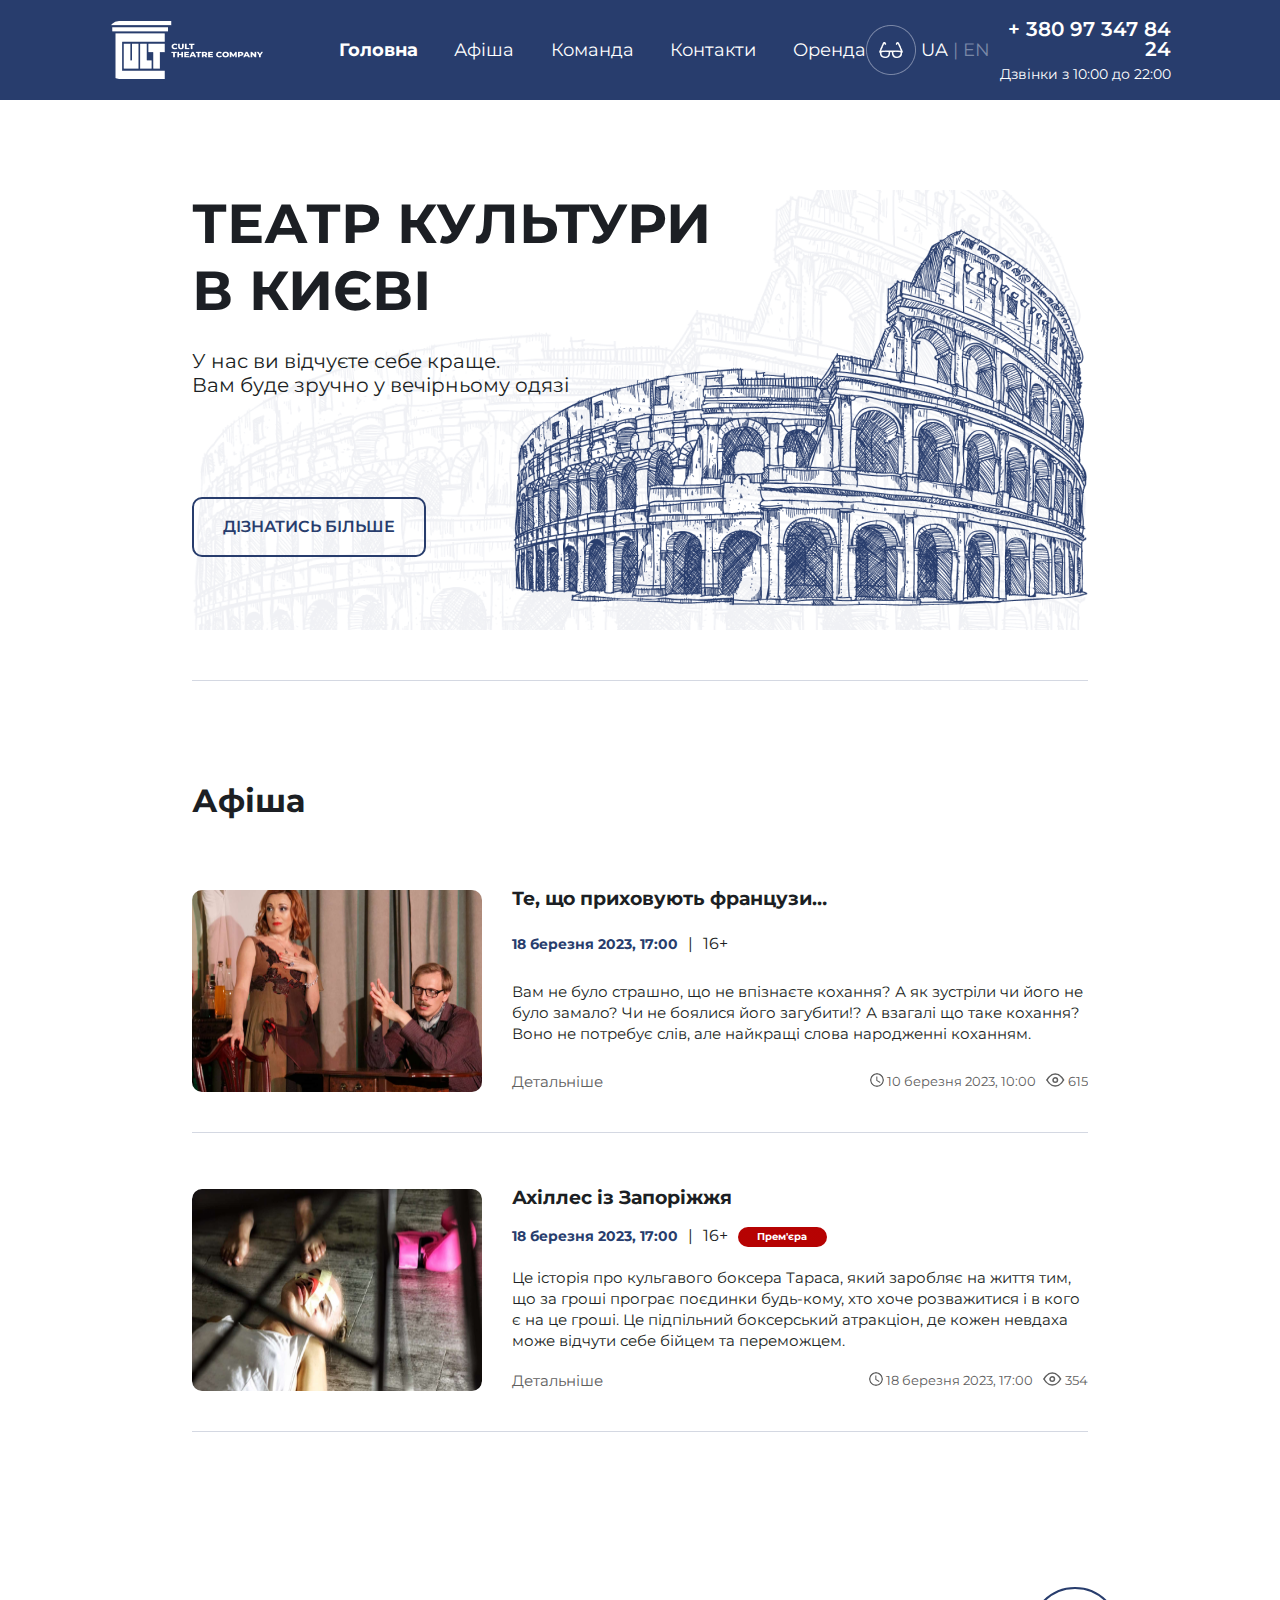
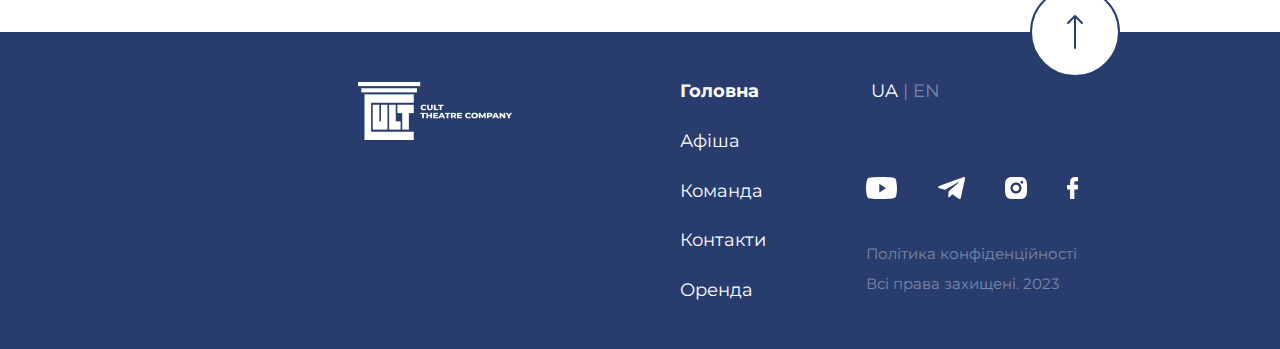
<file: posterPage.html>
<!DOCTYPE html>
<html lang="ua">
  <head>
    <meta charset="UTF-8" />
    <meta http-equiv="X-UA-Compatible" content="IE=edge" />
    <meta name="viewport" content="width=device-width, initial-scale=1.0" />
    <link rel="preconnect" href="https://fonts.googleapis.com" />
    <link rel="preconnect" href="https://fonts.gstatic.com" crossorigin />
    <link
      href="https://fonts.googleapis.com/css2?family=Montserrat:wght@400;600;700&display=swap"
      rel="stylesheet"
    />
    <link rel="stylesheet" href="/styles/reset.css" />
    <link rel="stylesheet" href="/styles/styles.css" />
    <link rel="stylesheet" href="/styles/header.css" />
    <link rel="stylesheet" href="/styles/banners.css" />
    <link rel="stylesheet" href="/styles/footer.css" />
    <link rel="stylesheet" href="/styles/posterPage.css" />
    <title>Cult</title>
  </head>
  <body>
    <header>
      <div class="header-container">
        <div class="logo-wrapper">
          <img src="/assets/Logo.png" alt="CULT_logo" />
        </div>

        <ul class="nav">
          <li><a href="" class="active">Головна</a></li>
          <li><a href="">Афіша</a></li>
          <li><a href="">Команда</a></li>
          <li><a href="">Контакти</a></li>
          <li><a href="">Оренда</a></li>
        </ul>

        <img src="/assets/glasses.png" alt="glasses" class="glasses" />

        <div class="languages">
          <span class="chosen-language">UA</span>|<span>EN</span>
        </div>

        <div class="phone-block">
          <p class="phone">+ 380 97 347 84 24</p>
          <p class="time">Дзвінки з 10:00 до 22:00</p>
        </div>
      </div>
    </header>
    <main>
      <aside class="left banner">
        <h2 class="banner-title">Рекламний банер</h2>
        <p class="banner-text">
          Тут може бути реклама, або будь-яка інша інформація
        </p>
      </aside>
      <aside class="right banner">
        <div class="tweets-wrapper">
          <img src="/assets/tweets.png" />
        </div>
        <div class="social-media">
          <img src="/assets/social-media/blue/yt.svg" />
          <img src="/assets/social-media/blue/tel.svg" />
          <img src="/assets/social-media/blue/insta.svg" />
          <img src="/assets/social-media/blue/face.svg" />
        </div>
      </aside>

      <section class="page-container">
        <div class="container-topic">
          <h1 class="container-title">
            ТЕАТР КУЛЬТУРИ <br />
            В КИЄВІ
          </h1>
          <p class="container-description">
            У нас ви відчуєте себе краще. <br />Вам буде зручно у вечірньому
            одязі
          </p>
          <button class="main-button">Дізнатись більше</button>
        </div>

        <div class="container-block first">
          <h2 class="container-block-title">Афіша</h2>
          <div class="block-content">
            <div class="posterPage-card">
              <img
                src="/assets/performances/franc.png"
                alt="poster"
                class="poster-thumbnail"
              />
              <div class="posterPage-card-info">
                <h3 class="posterPage-card-title">
                  Те, що приховують французи…
                </h3>
                <div class="date-age-premiere">
                  <div class="date-age">
                    <span class="premiere-date">18 березня 2023, 17:00 </span>
                    |<span class="age"> 16+</span>
                  </div>
                </div>
                <p class="premiere-description">
                  Вам не було страшно, що не впізнаєте кохання? А як зустріли чи
                  його не було замало? Чи не боялися його загубити!? А взагалі
                  що таке кохання? Воно не потребує слів, але найкращі слова
                  народженні коханням.
                </p>
                <div class="more">
                  <a href="" class="details">Детальніше</a>
                  <div class="date-views">
                    <div class="date">
                      <img src="/assets/clock.svg" />
                      <span>10 березня 2023, 10:00</span>
                    </div>
                    <div class="views">
                      <img src="/assets/eye.svg" />
                      <span>615</span>
                    </div>
                  </div>
                </div>
              </div>
            </div>

            <div class="posterPage-card">
              <img
                src="/assets/performances/ahilles.png"
                alt="poster"
                class="poster-thumbnail"
              />
              <div class="posterPage-card-info">
                <h3 class="posterPage-card-title">Ахіллес із Запоріжжя</h3>
                <div class="date-age-premiere">
                  <div class="date-age">
                    <span class="premiere-date">18 березня 2023, 17:00 </span>
                    |<span class="age"> 16+</span>
                  </div>
                  <span class="isPremiere">Прем'єра</span>
                </div>
                <p class="premiere-description">
                  Це історія про кульгавого боксера Тараса, який заробляє на
                  життя тим, що за гроші програє поєдинки будь-кому, хто хоче
                  розважитися і в кого є на це гроші. Це підпільний боксерський
                  атракціон, де кожен невдаха може відчути себе бійцем та
                  переможцем.
                </p>
                <div class="more">
                  <a href="" class="details">Детальніше</a>
                  <div class="date-views">
                    <div class="date">
                      <img src="/assets/clock.svg" />
                      <span>18 березня 2023, 17:00</span>
                    </div>
                    <div class="views">
                      <img src="/assets/eye.svg" />
                      <span>354</span>
                    </div>
                  </div>
                </div>
              </div>
            </div>
          </div>
        </div>
      </section>
    </main>
    <footer>
      <img src="/assets/scroll.svg" class="scroll-button" />
      <div class="footer-container">
        <div class="first-adaptive-column">
          <div class="logo-wrapper">
            <img src="/assets/Logo.png" alt="CULT_logo" />
          </div>

          <ul class="nav">
            <li><a href="" class="active">Головна</a></li>
            <li><a href="">Афіша</a></li>
            <li><a href="">Команда</a></li>
            <li><a href="">Контакти</a></li>
            <li><a href="">Оренда</a></li>
          </ul>
        </div>
        <div class="other">
          <div class="phone-block">
            <p class="phone">+ 380 97 347 84 24</p>
            <p class="time">Дзвінки з 10:00 до 22:00</p>
          </div>

          <div class="languages">
            <span class="chosen-language">UA</span>|<span>EN</span>
          </div>

          <div class="social-media">
            <img src="/assets/social-media/white/yt.svg" />
            <img src="/assets/social-media/white/tel.svg" />
            <img src="/assets/social-media/white/insta.svg" />
            <img src="/assets/social-media/white/face.svg" />
          </div>

          <p class="privacy">
            Політика конфіденційності <br />
            Всі права захищені. 2023
          </p>
        </div>
      </div>
    </footer>
  </body>
</html>
</file>
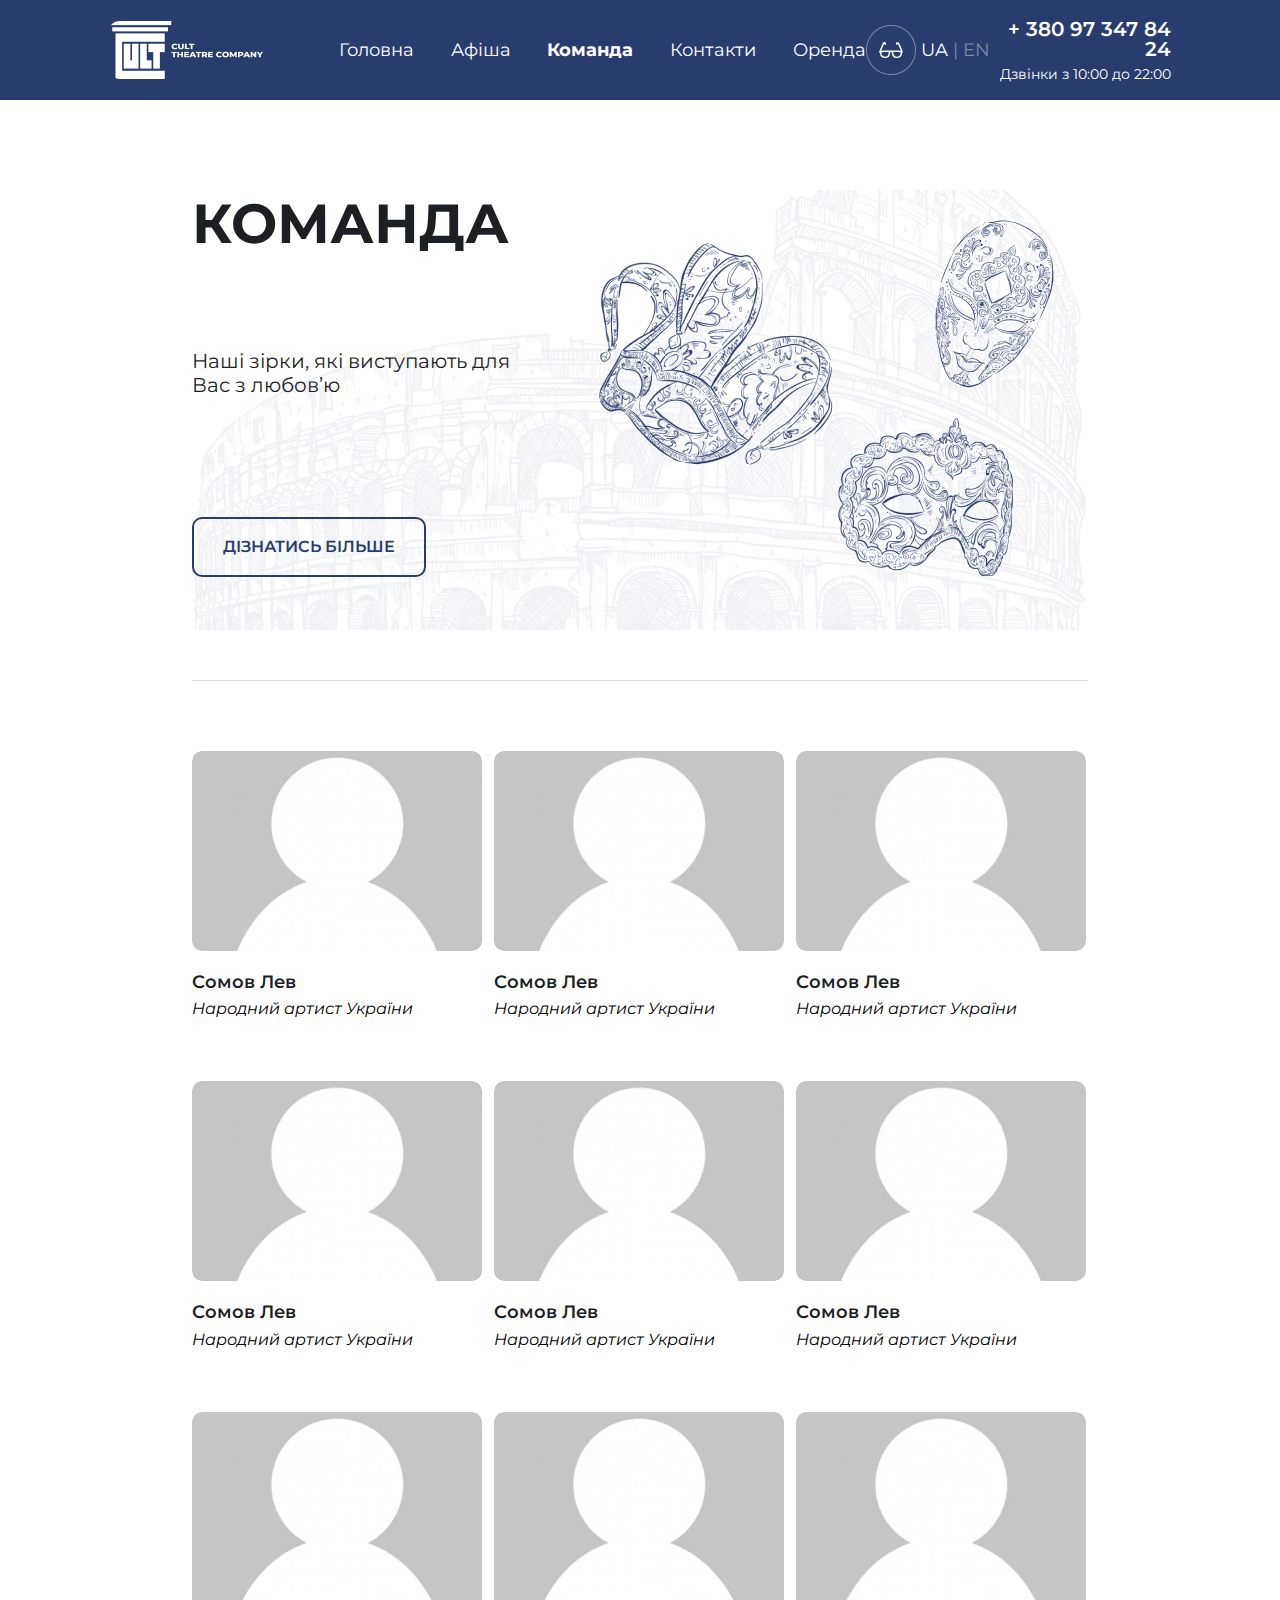
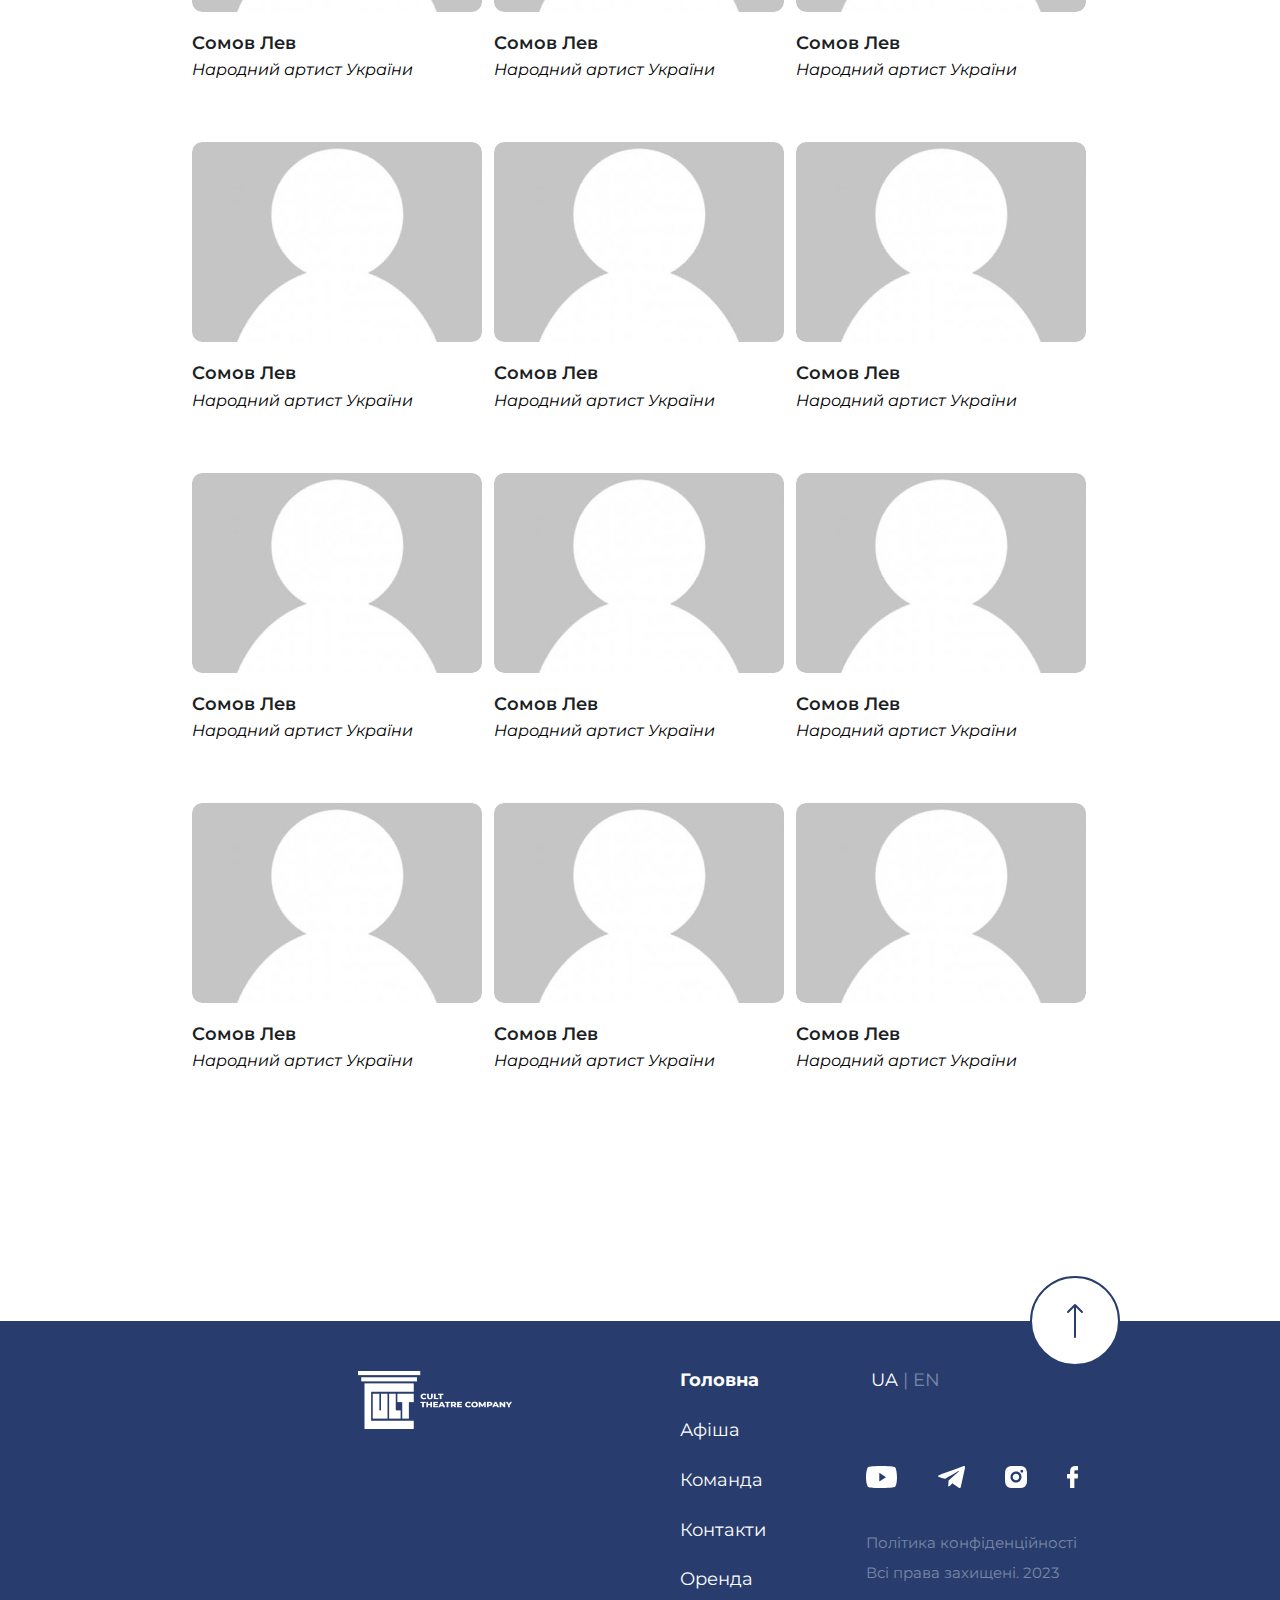
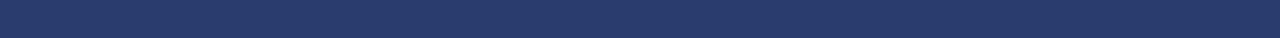
<file: team.html>
<!DOCTYPE html>
<html lang="ua">
  <head>
    <meta charset="UTF-8" />
    <meta http-equiv="X-UA-Compatible" content="IE=edge" />
    <meta name="viewport" content="width=device-width, initial-scale=1.0" />
    <link rel="preconnect" href="https://fonts.googleapis.com" />
    <link rel="preconnect" href="https://fonts.gstatic.com" crossorigin />
    <link
      href="https://fonts.googleapis.com/css2?family=Montserrat:wght@400;600;700&display=swap"
      rel="stylesheet"
    />
    <link rel="stylesheet" href="/styles/reset.css" />
    <link rel="stylesheet" href="/styles/styles.css" />
    <link rel="stylesheet" href="/styles/header.css" />
    <link rel="stylesheet" href="/styles/banners.css" />
    <link rel="stylesheet" href="/styles/footer.css" />
    <link rel="stylesheet" href="/styles/actors.css" />
    <link rel="stylesheet" href="/styles/team.css" />
    <title>Cult</title>
  </head>
  <body>
    <header>
      <div class="header-container">
        <div class="logo-wrapper">
          <img src="/assets/Logo.png" alt="CULT_logo" />
        </div>

        <ul class="nav">
          <li><a href="/index.html">Головна</a></li>
          <li><a href="/performancePage.html">Афіша</a></li>
          <li><a href="" class="active">Команда</a></li>
          <li><a href="">Контакти</a></li>
          <li><a href="">Оренда</a></li>
        </ul>

        <img src="/assets/glasses.png" alt="glasses" class="glasses" />

        <div class="languages">
          <span class="chosen-language">UA</span>|<span>EN</span>
        </div>

        <div class="phone-block">
          <p class="phone">+ 380 97 347 84 24</p>
          <p class="time">Дзвінки з 10:00 до 22:00</p>
        </div>
      </div>
    </header>
    <main>
      <aside class="left banner">
        <h2 class="banner-title">Рекламний банер</h2>
        <p class="banner-text">
          Тут може бути реклама, або будь-яка інша інформація
        </p>
      </aside>
      <aside class="right banner">
        <div class="tweets-wrapper">
          <img src="/assets/tweets.png" />
        </div>
        <div class="social-media">
          <img src="/assets/social-media/blue/yt.svg" />
          <img src="/assets/social-media/blue/tel.svg" />
          <img src="/assets/social-media/blue/insta.svg" />
          <img src="/assets/social-media/blue/face.svg" />
        </div>
      </aside>

      <section class="page-container">
        <div class="container-topic">
          <h1 class="container-title">КОМАНДА</h1>
          <p class="container-description">
            Наші зірки, які виступають для <br />
            Вас з любов’ю
          </p>
          <button class="main-button">Дізнатись більше</button>
        </div>

        <div class="container-block">
          <div class="block-content">
            <div class="actor-card">
              <img src="/assets/actors/ActorPhoto.png" class="actor-photo" />
              <h5 class="actor-name">Сомов Лев</h5>
              <p class="actor-position">Народний артист України</p>
            </div>
            <div class="actor-card">
              <img src="/assets/actors/ActorPhoto.png" class="actor-photo" />
              <h5 class="actor-name">Сомов Лев</h5>
              <p class="actor-position">Народний артист України</p>
            </div>
            <div class="actor-card">
              <img src="/assets/actors/ActorPhoto.png" class="actor-photo" />
              <h5 class="actor-name">Сомов Лев</h5>
              <p class="actor-position">Народний артист України</p>
            </div>
            <div class="actor-card">
              <img src="/assets/actors/ActorPhoto.png" class="actor-photo" />
              <h5 class="actor-name">Сомов Лев</h5>
              <p class="actor-position">Народний артист України</p>
            </div>
            <div class="actor-card">
              <img src="/assets/actors/ActorPhoto.png" class="actor-photo" />
              <h5 class="actor-name">Сомов Лев</h5>
              <p class="actor-position">Народний артист України</p>
            </div>
            <div class="actor-card">
              <img src="/assets/actors/ActorPhoto.png" class="actor-photo" />
              <h5 class="actor-name">Сомов Лев</h5>
              <p class="actor-position">Народний артист України</p>
            </div>
            <div class="actor-card">
              <img src="/assets/actors/ActorPhoto.png" class="actor-photo" />
              <h5 class="actor-name">Сомов Лев</h5>
              <p class="actor-position">Народний артист України</p>
            </div>
            <div class="actor-card">
              <img src="/assets/actors/ActorPhoto.png" class="actor-photo" />
              <h5 class="actor-name">Сомов Лев</h5>
              <p class="actor-position">Народний артист України</p>
            </div>
            <div class="actor-card">
              <img src="/assets/actors/ActorPhoto.png" class="actor-photo" />
              <h5 class="actor-name">Сомов Лев</h5>
              <p class="actor-position">Народний артист України</p>
            </div>
            <div class="actor-card">
              <img src="/assets/actors/ActorPhoto.png" class="actor-photo" />
              <h5 class="actor-name">Сомов Лев</h5>
              <p class="actor-position">Народний артист України</p>
            </div>
            <div class="actor-card">
              <img src="/assets/actors/ActorPhoto.png" class="actor-photo" />
              <h5 class="actor-name">Сомов Лев</h5>
              <p class="actor-position">Народний артист України</p>
            </div>
            <div class="actor-card">
              <img src="/assets/actors/ActorPhoto.png" class="actor-photo" />
              <h5 class="actor-name">Сомов Лев</h5>
              <p class="actor-position">Народний артист України</p>
            </div>
            <div class="actor-card">
              <img src="/assets/actors/ActorPhoto.png" class="actor-photo" />
              <h5 class="actor-name">Сомов Лев</h5>
              <p class="actor-position">Народний артист України</p>
            </div>
            <div class="actor-card">
              <img src="/assets/actors/ActorPhoto.png" class="actor-photo" />
              <h5 class="actor-name">Сомов Лев</h5>
              <p class="actor-position">Народний артист України</p>
            </div>
            <div class="actor-card">
              <img src="/assets/actors/ActorPhoto.png" class="actor-photo" />
              <h5 class="actor-name">Сомов Лев</h5>
              <p class="actor-position">Народний артист України</p>
            </div>
            <div class="actor-card">
              <img src="/assets/actors/ActorPhoto.png" class="actor-photo" />
              <h5 class="actor-name">Сомов Лев</h5>
              <p class="actor-position">Народний артист України</p>
            </div>
            <div class="actor-card">
              <img src="/assets/actors/ActorPhoto.png" class="actor-photo" />
              <h5 class="actor-name">Сомов Лев</h5>
              <p class="actor-position">Народний артист України</p>
            </div>
            <div class="actor-card">
              <img src="/assets/actors/ActorPhoto.png" class="actor-photo" />
              <h5 class="actor-name">Сомов Лев</h5>
              <p class="actor-position">Народний артист України</p>
            </div>
          </div>
        </div>
      </section>
    </main>
    <footer>
      <img src="/assets/scroll.svg" class="scroll-button" />
      <div class="footer-container">
        <div class="first-adaptive-column">
          <div class="logo-wrapper">
            <img src="/assets/Logo.png" alt="CULT_logo" />
          </div>

          <ul class="nav">
            <li><a href="" class="active">Головна</a></li>
            <li><a href="">Афіша</a></li>
            <li><a href="">Команда</a></li>
            <li><a href="">Контакти</a></li>
            <li><a href="">Оренда</a></li>
          </ul>
        </div>
        <div class="other">
          <div class="phone-block">
            <p class="phone">+ 380 97 347 84 24</p>
            <p class="time">Дзвінки з 10:00 до 22:00</p>
          </div>

          <div class="languages">
            <span class="chosen-language">UA</span>|<span>EN</span>
          </div>

          <div class="social-media">
            <img src="/assets/social-media/white/yt.svg" />
            <img src="/assets/social-media/white/tel.svg" />
            <img src="/assets/social-media/white/insta.svg" />
            <img src="/assets/social-media/white/face.svg" />
          </div>

          <p class="privacy">
            Політика конфіденційності <br />
            Всі права захищені. 2023
          </p>
        </div>
      </div>
    </footer>
  </body>
</html>
</file>
<file: styles/styles.css>
body {
  position: relative;
  font-family: "Montserrat";
  font-style: normal;
  color: #1c1f24;
  z-index: 1;
}

img {
  border-radius: 10px;
}

main {
  position: relative;
}
.page-container {
  max-width: 896px;
  margin: 190px auto 150px auto;
}

.container-topic {
  width: 896px;
  height: 440px;
  background-image: url("/assets/background-images/coliseum/big.png");
  margin-bottom: 50px;
}
.container-title {
  margin-bottom: 25px;
  font-weight: 700;
  font-size: 55px;
  line-height: 67px;
  text-transform: uppercase;
}
.container-description {
  margin-bottom: 100px;
  font-weight: 400;
  font-size: 20px;
  line-height: 24px;
}
.main-button {
  width: 234px;
  height: 60px;
  border: 2px solid #283d6d;
  border-radius: 10px;
  background-color: transparent;
  color: #283d6d;
  font-weight: 600;
  font-size: 16px;
  line-height: 20px;
  text-align: center;
  text-transform: uppercase;
}
.main-button:hover {
  opacity: 0.5;
}
.container-block {
  padding-top: 100px;
}
.first {
  border-top: 1px solid rgba(212, 216, 226, 1);
}
.container-block-title {
  font-weight: 700;
  font-size: 32px;
  line-height: 39px;
}

.block-content {
  display: flex;
  justify-content: space-between;
  gap: 16px;
  padding: 30px 0 50px 0 !important;
  overflow-x: auto;
}
.block-content:last-child {
  padding-bottom: 0;
}
.block-content::-webkit-scrollbar {
  box-sizing: content-box;
  height: 20px;
}

.block-content::-webkit-scrollbar-track {
  background: rgba(212, 216, 226, 1);
  height: 1px;
  width: 1px;
  border: 9.8px solid white;
}

.block-content::-webkit-scrollbar-thumb {
  height: 2px;
  background: rgba(122, 136, 167, 1);
  border-top: 9px solid white;
  border-bottom: 9px solid white;
}

.card {
  display: flex;
  flex-direction: column;
  gap: 30px;
}
.card img {
  border-radius: 10px;
}

.poster-info {
  width: 234px;
  display: flex;
  flex-direction: column;
  gap: 30px;
}
.poster-title {
  font-weight: 700;
  font-size: 20px;
  line-height: 130%;
}
.description-tags {
  display: flex;
  flex-direction: column;
  gap: 10px;
}
.description-tags li {
  display: flex;
  gap: 5px;
  font-weight: 400;
  font-size: 15px;
  line-height: 140%;
}

.tag-title {
  min-width: 92px;
  max-width: 92px;
}
.tag-content {
  width: 140px;
}

.date-views {
  display: flex;
  justify-content: space-between;
  font-weight: 400;
  font-size: 13px;
  line-height: 17px;
  color: #606060;
  margin-bottom: 15px;
  gap: 10px;
}
.date img {
  width: 14px;
}
.premiere {
  width: 440px;
}

.premiere-info {
  display: flex;
  flex-direction: column;
  gap: 30px;
}

.premiere-date {
  font-weight: 700;
  font-size: 14px;
  line-height: 140%;
  color: #283d6d;
  margin-right: 6px;
}
.age {
  margin-left: 6px;
}

.premiere-description {
  font-weight: 400;
  font-size: 15px;
  line-height: 140%;
}

.premiere-info .date-views {
  justify-content: left;
  gap: 21px;
}

@media (max-width: 770px) {
  .page-container {
    max-width: 708px;
    margin-left: 10px;
    margin-right: 10px;
  }
  .container-topic {
    width: 100%;
    background-image: url("/assets/background-images/coliseum/medium.png");
  }
}
@media (max-width: 490px) {
  .container-topic {
    background-image: url("/assets/background-images/coliseum/small.png");
  }
  .container-description {
    margin-bottom: 65px;
  }
  .container-topic .main-button {
    margin-bottom: 41px;
  }
  .container-block:not(.first) {
    padding-top: 0;
  }
  .block-content {
    flex-direction: column;
    gap: 30px;
  }
  .block-content .main-button {
    width: 420px;
  }

  .card {
    max-width: 100%;
    padding-bottom: 30px;
    border-bottom: 1px solid #d4d8e2;
  }
}
@media (max-width: 390px) {
  .container-topic {
    background-image: url("/assets/background-images/coliseum/xsmall.png");
  }
  .block-content .main-button {
    max-width: 320px !important;
  }
}
</file>
<file: styles/header.css>
header {
  position: fixed;
  top: 0;
  left: 0;
  right: 0;
  background-color: rgba(40, 61, 109, 1);
  height: 100px;
  color: rgba(255, 255, 255, 1);
  z-index: 3;
}

.header-container {
  display: flex;
  justify-content: space-between;
  align-items: center;
  width: 83%;
  height: 100%;
  margin: auto;
}
.nav {
  width: 582px;
  display: flex;
  justify-content: space-between;
  align-items: center;
  gap: 25px;
  margin-left: 76px;
  font-weight: 400;
  font-size: 18px;
  line-height: 22px;
}
.nav li a:hover:not(.active),
.glasses:hover,
.languages span:hover:not(.active) {
  cursor: pointer;
  opacity: 0.5;
}
.active {
  font-weight: 700 !important;
}
.languages {
  cursor: pointer;
  font-weight: 400;
  font-size: 18px;
  color: rgba(122, 136, 167, 1);
}
.languages span {
  margin: auto 5px;
}
.chosen-language {
  color: white !important;
}

.phone-block {
  text-align: right;
}
.phone {
  font-weight: 600;
  font-size: 20px;
}
.time {
  margin-top: 8px;
  font-weight: 400;
  font-size: 14px;
}
.burger-button {
  display: none;
  border-radius: 0;
  cursor: pointer;
}
.burger-button:hover {
  opacity: 0.5;
}
@media (max-width: 1010px) {
  .header-container {
    width: 96%;
    margin: 0 30px;
  }
  .phone-block {
    display: none;
  }
  .nav {
    width: 482px;
    margin-left: 0;
    justify-content: start;
    gap: 25px;
  }
  .languages {
    margin-right: 30px;
  }
}
@media (max-width: 770px) {
  .header-container {
    justify-content: space-between;
    margin: 0;
  }
  .logo-wrapper {
    margin-left: 30px;
  }
  .nav {
    display: none;
  }
  .glasses {
    margin: 0;
  }
  .languages {
    margin: 0;
  }
  .phone-block {
    display: block;
  }
  .burger-button {
    display: block;
  }
}
@media (max-width: 490px) {
  .phone-block {
    display: none;
  }
}
@media (max-width: 390px) {
  .header-container {
    width: 100%;
  }
  .logo-wrapper {
    margin-left: 10px;
  }
  .languages {
    display: none;
  }
  .burger-button {
    margin-right: 10px;
  }
}
</file>
<file: styles/banners.css>
aside {
  position: absolute;
  height: 700px;
  width: 300px;
  top: 0;
  text-align: center;
  z-index: 2;
}

.banner {
  display: flex;
  flex-direction: column;
  align-items: center;
}
.left {
  left: 8.3%;
  width: 244px;
  background-color: rgba(40, 61, 109, 0.04);
  background-image: url("/assets/background-images/advertisementBanner.png");
}
.left .banner-title {
  margin: 40px auto;
  font-weight: 700;
  font-size: 20px;
  padding: 0 50px;
}
.banner-text {
  font-weight: 400;
  font-size: 20px;
  line-height: 24px;
  padding: 0 29px;
}

.right {
  right: 8.3%;
}
.right .banner-title {
  font-weight: 700;
  font-size: 20px;
  line-height: 100%;
  padding: 14px 0;
}

.banner-title {
  text-transform: uppercase;
}

.download-buttons {
  display: flex;
  gap: 12px;
  padding-bottom: 16px;
  margin-bottom: 20px;
  border-bottom: 1px solid rgba(212, 216, 226, 1);
}

.social-media {
  width: 100%;
  padding-top: 20px;
  margin-top: 20px;
  border-top: 1px solid rgba(212, 216, 226, 1);

  display: flex;
  justify-content: space-evenly;
}
.social-media img:hover,
.download-buttons img:hover {
  cursor: pointer;
  opacity: 0.5;
}
.social-media img {
  border-radius: 0;
}

@media (max-width: 1700px) {
  .banner {
    display: none;
  }
}
</file>
<file: styles/footer.css>
footer {
  margin-top: 150px;
  position: relative;
  display: flex;
  align-items: center;
  background-color: rgba(40, 61, 109, 1);
  height: 317px;
  color: rgba(255, 255, 255, 1);
}
footer img {
  border-radius: 0;
}
.footer-container {
  display: flex;
  justify-content: space-between;
  width: 44%;
  margin: auto;
}
.first-adaptive-column {
  display: flex;
  justify-content: space-between;
  gap: 168px;
}
.footer-container .nav {
  width: 186px;
  flex-direction: column;
  align-items: start;
  font-weight: 400;
  font-size: 18px;
  line-height: 100%;
  margin: 0;
}
.other .phone-block {
  display: none;
}
.footer-container .social-media {
  justify-content: space-between;
  margin-top: 77px;
  padding: 0;
  border: none;
}
.privacy {
  width: 212px;
  margin-top: 40px;
  font-weight: 400;
  font-size: 15px;
  line-height: 200%;
  color: #7a88a7;
}

.scroll-button {
  position: absolute;
  top: -45px;
  right: 160px;
}
.scroll-button:hover {
  cursor: pointer;
  opacity: 0.5;
}

@media (max-width: 1010px) {
  .footer-container {
    width: 96%;
    margin: 0 30px;
  }
  .first-adaptive-column {
    gap: 186px;
  }
  .scroll-button {
    right: 30px;
  }
}
@media (max-width: 770px) {
  .footer-container {
    margin: 0;
  }
  .logo-wrapper {
    margin: 0;
  }
  .footer-container .nav {
    display: flex;
  }
  .first-adaptive-column {
    gap: 146px;
  }
}
@media (max-width: 490px) {
  footer {
    height: 458px;
  }
  .footer-container {
    height: 100%;
  }
  footer .logo-wrapper {
    margin-top: 60px;
  }
  .first-adaptive-column {
    margin-left: 30px;
    flex-direction: column;
    gap: 125px;
  }
  .footer-container .nav {
    height: 150px;
    gap: 10px;
    line-height: 22px;
    margin-bottom: 65px;
  }
  .other .phone-block {
    margin-top: 60px;
    display: block;
    text-align: left;
  }
  .other .languages {
    margin-top: 92px;
  }
  .scroll-button {
    top: -27.5px;
    width: 55px;
  }
}
@media (max-width: 390px) {
  footer {
    width: 100%;
  }
  .footer-container {
    gap: 16px;
    width: 100%;
    margin: auto 10px;
  }
  .other {
    padding-right: 13px;
    max-width: 100%;
  }
  .footer-container .nav {
    justify-content: space-between;
    width: 100%;
    font-weight: 400;
    font-size: 14px;
    line-height: 17px;
  }
  .first-adaptive-column {
    width: 100%;
  }
  .other .phone-block {
    width: 100%;
  }
  .phone {
    font-size: 15px;
  }
  .time {
    font-weight: 400;
    font-size: 12px;
    width: 147px;
  }
  .other .languages {
    width: 100%;
    display: flex;
  }
  .other .social-media {
    width: 100%;
  }
  .privacy {
    width: 100%;
    font-weight: 400;
    font-size: 12px;
    line-height: 140%;
  }
  .first-adaptive-column,
  .other {
    margin: 0;
  }
}
</file>
<file: styles/burger-menu.css>
.burger-menu-backdrop {
  position: fixed;
  top: -190px;
  left: 0;
  right: 0;
  bottom: 0;
  background: rgba(28, 31, 36, 0.85);
  z-index: 2;
}
.burger-menu {
  z-index: 6;

  position: fixed;
  top: 100px;
  right: 0;
  width: 320px;
  height: 292px;
  background: #ffffff;
}
.burger-menu .nav {
  display: flex;
  flex-direction: column;
  justify-content: space-between;
  align-items: flex-start;
  margin: 30px;
  font-weight: 400;
  font-size: 18px;
  line-height: 22px;
  color: #283d6d;
  gap: 15px;
}
.burger-menu .social-media {
  width: 196px;
  display: flex;
  justify-content: space-between;
  margin-left: 30px;
  border: none;
  margin-top: 0;
  padding-top: 0;
}
</file>
<file: styles/performance.css>
aside {
  top: 0;
}

.page-container {
  margin-top: 182px;
}
.secondary-nav {
  top: 100px;
  width: 896px;
  position: fixed;
  display: flex;
  gap: 25px;
  font-weight: 400;
  font-size: 16px;
  line-height: 100%;
  padding-top: 22px;
  padding-bottom: 22px;
  border-bottom: 1px solid #d4d8e2;
  background-color: white;
  z-index: 3;
}

.performance-topic {
  margin: 30px 0 100px 0;
}

.performance-title {
  font-weight: 700;
  font-size: 40px;
  line-height: 49px;
  margin-bottom: 50px;
}
.performance-thumbnail {
  width: 100%;
  height: 400px;
}
.performance-content-block-title {
  font-weight: 700;
  font-size: 24px;
  line-height: 29px;
  margin-bottom: 30px;
}
#closest-dates {
  margin-bottom: -10px;
}
.closest-dates {
  width: 100%;
  display: flex;
  flex-direction: column;
}

.close-date {
  display: flex;
  gap: 87px;
  padding: 40px 0;
  border-bottom: 1px solid #d4d8e2;
}

.date {
  min-width: 244px;
  position: relative;
  font-weight: 700;
  font-size: 40px;
  line-height: 49px;
  color: #1c1f24;
}
.day-of-week {
  position: absolute;
  right: 0;
  top: 0;
  font-weight: 500;
  font-size: 20px;
  line-height: 24px;
  text-align: right;
  color: #1c1f24;
}
.close-date-info {
  width: 100%;
  display: flex;
  flex-direction: column;
  align-items: flex-start;
  gap: 10px;
}
.close-date-time strong {
  font-weight: 700;
  font-size: 24px;
  line-height: 140%;
  color: #1c1f24;
}
.close-date-views {
  width: 100%;
  display: flex;
  justify-content: space-between;
}
.views {
  font-weight: 400;
  font-size: 14px;
  line-height: 17px;
  text-align: right;
  color: #606060;
}
.author-age {
  font-weight: 400;
  font-size: 16px;
  line-height: 140%;
  color: #1c1f24;
}
.available-tickets {
  padding: 10px 20px;
  gap: 20px;
  width: 350px;
  height: 42px;
  background: #d4d8e2;
  border-radius: 10px;
  font-style: normal;
  font-weight: 400;
  font-size: 16px;
  line-height: 140%;
  color: #283d6d;
  margin-bottom: 30px;
}
.available-tickets:hover {
  background-color: #283d6d;
  color: rgba(255, 255, 255, 0.533);
}
.buy-ticket {
  font-weight: 400;
  font-size: 15px;
  line-height: 140%;
  color: #606060;
}
.buy-ticket:hover {
  text-decoration: underline;
}
.more-info {
  margin-top: 60px;
}
.more-info-tag {
  display: flex;
  gap: 87px;
  padding-top: 40px;
}
.more-info-tag p {
  font-weight: 400;
  font-size: 18px;
  line-height: 160%;
  color: #1c1f24;
}
.more-info-title {
  min-width: 240px;
  font-weight: 700;
  font-size: 24px;
  line-height: 29px;
  color: #1c1f24;
}

#production-team.more-info-title,
#actors.more-info-title {
  margin-top: 100px;
}
.more-info-tag:not(:first-child) {
  margin-top: 100px;
  padding-top: 0;
}
</file>
<file: styles/actors.css>
.actor-photo {
  margin-bottom: 20px;
}
.actor-name {
  font-weight: 600;
  font-size: 18px;
  line-height: 130%;
  color: #1c1f24;
  margin-bottom: 5px;
}
.actor-position {
  font-style: italic;
  font-weight: 400;
  font-size: 16px;
  line-height: 20px;
  color: #000000;
}
.block-content {
  overflow-x: scroll;
}
</file>
<file: styles/actor.css>
.description-tags li {
  gap: 10px;
}
.tag-title {
  min-width: 51px;
  max-width: 51px;
}
.bio {
  margin-left: 60px;
}
.performance-content-block {
  margin-top: 60px;
}
.block-content {
  justify-content: left;
}

.more-info-tag:not(:first-child) {
  margin-top: 100px;
  padding-top: 0;
}

#performances.more-info-title {
  margin-top: 100px;
}
.actor-card {
  margin-bottom: 50px;
}
</file>
<file: styles/contacts.css>
.container-topic {
  background-image: url("/assets/background-images/contacts/big.png");
  margin-top: 90px;
  margin-bottom: 50px;
}
.container-description {
  margin-top: 92px;
  margin-bottom: 120px;
}
.tag-title {
  min-width: 300px;
  max-width: 300px;
  font-weight: 700;
  font-size: 24px;
  line-height: 29px;
}

.map {
  max-width: 100%;
  height: 400px;
  object-fit: cover;
  margin-top: 100px;
  border-radius: 10px;
}

.description-tags {
  padding-top: 100px;
  border-top: 1px solid rgba(212, 216, 226, 1);
}

.description-tags li {
  margin-top: 30px;
}
.premiere-tag-content {
  font-weight: 400;
  font-size: 18px;
  line-height: 22px;
  color: #1c1f24;
}

@media (max-width: 770px) {
  .container-topic {
    width: 100%;
    background-image: url("/assets/background-images/contacts/medium.png");
  }
}
@media (max-width: 490px) {
  .container-topic {
    background-image: url("/assets/background-images/contacts/small.png");
  }
  .container-description {
    margin-bottom: 65px;
  }
  .container-topic .main-button {
    margin-bottom: 41px;
  }
  .description-tags li {
    flex-direction: column;
  }
}
@media (max-width: 390px) {
  .container-topic {
    background-image: url("/assets/background-images/contacts/xsmall.png");
  }
}
</file>
<file: styles/posterPage.css>
.block-content {
  flex-direction: column;
  padding-top: 0;
}

.posterPage-card {
  display: flex;
  justify-content: space-between;
  gap: 30px;
  margin-top: 40px;
  padding-bottom: 40px;
  border-bottom: 1px solid #d4d8e2;
}
.poster-thumbnail {
  width: 290px;
  height: 202px;
}

.posterPage-card-info {
  display: flex;
  flex-direction: column;
  justify-content: space-between;
}

.date-age-premiere {
  display: flex;
}
.isPremiere {
  font-weight: 700;
  font-size: 10px;
  line-height: 140%;
  color: white;

  margin-left: 10px;
  padding: 3px 19px;
  width: 89px;
  height: 20px;
  background: linear-gradient(0deg, rgba(0, 0, 0, 0.2), rgba(0, 0, 0, 0.2)),
    #e30303;
  border-radius: 10px;
}

.more {
  display: flex;
  justify-content: space-between;
  align-items: center;
  font-weight: 400;
  font-size: 15px;
  line-height: 140%;
  color: #606060;
}
.details:hover {
  text-decoration: underline;
}

.date-views {
  margin: 0;
  gap: 10px;
}
.date img {
  width: 14px;
}
@media (max-width: 770px) {
  .page-container {
    max-width: 708px;
    margin-left: 10px;
    margin-right: 10px;
  }
  .container-topic {
    width: 100%;
    background-image: url("/assets/background-images/coliseum/medium.png");
  }
}
@media (max-width: 490px) {
  .container-topic {
    background-image: url("/assets/background-images/coliseum/small.png");
  }
  .posterPage-card {
    flex-direction: column;
  }
  .poster-thumbnail {
    width: 100%;
  }
  .posterPage-card-title {
    margin-bottom: 20px;
  }
  .date-age-premiere {
    margin-bottom: 10px;
  }
  .premiere-description {
    margin-bottom: 30px;
  }
}
@media (max-width: 390px) {
  .container-topic {
    background-image: url("/assets/background-images/coliseum/xsmall.png");
  }
  .date,
  .views {
    max-width: 100%;
  }
}
</file>
<file: styles/team.css>
.container-topic {
  background-image: url("/assets/background-images/masks/big.png");

  margin-bottom: 20px;
}
.container-description {
  margin-top: 92px;
  margin-bottom: 120px;
}

.container-block {
  margin-top: 50px;
  padding-top: 40px;
  border-top: 1px solid rgba(212, 216, 226, 1);
}
.block-content {
  display: flex;
  justify-content: flex-start;
  gap: 12px;
  flex-wrap: wrap;
  overflow: auto;
}
.actor-card {
  margin-bottom: 50px;
}

footer {
  width: 100%;
  margin-top: 100px;
}
@media (max-width: 770px) {
  .container-topic {
    width: 100%;
    background-image: url("/assets/background-images/masks/medium.png");
  }
  .actor-card {
    max-width: 228px;
  }
  .actor-photo {
    width: 100%;
  }
}
@media (max-width: 490px) {
  .container-topic {
    background-image: url("/assets/background-images/masks/small.png");
  }
  .container-description {
    margin-bottom: 65px;
  }
  .container-topic .main-button {
    margin-bottom: 41px;
  }
  .block-content {
    flex-direction: row;
  }
  .actor-card {
    max-width: 205px;
  }
}
@media (max-width: 390px) {
  .container-topic {
    background-image: url("/assets/background-images/masks/xsmall.png");
  }
  .block-content {
    flex-direction: column;
  }
  .actor-card {
    max-width: 340px;
  }
}
</file>
